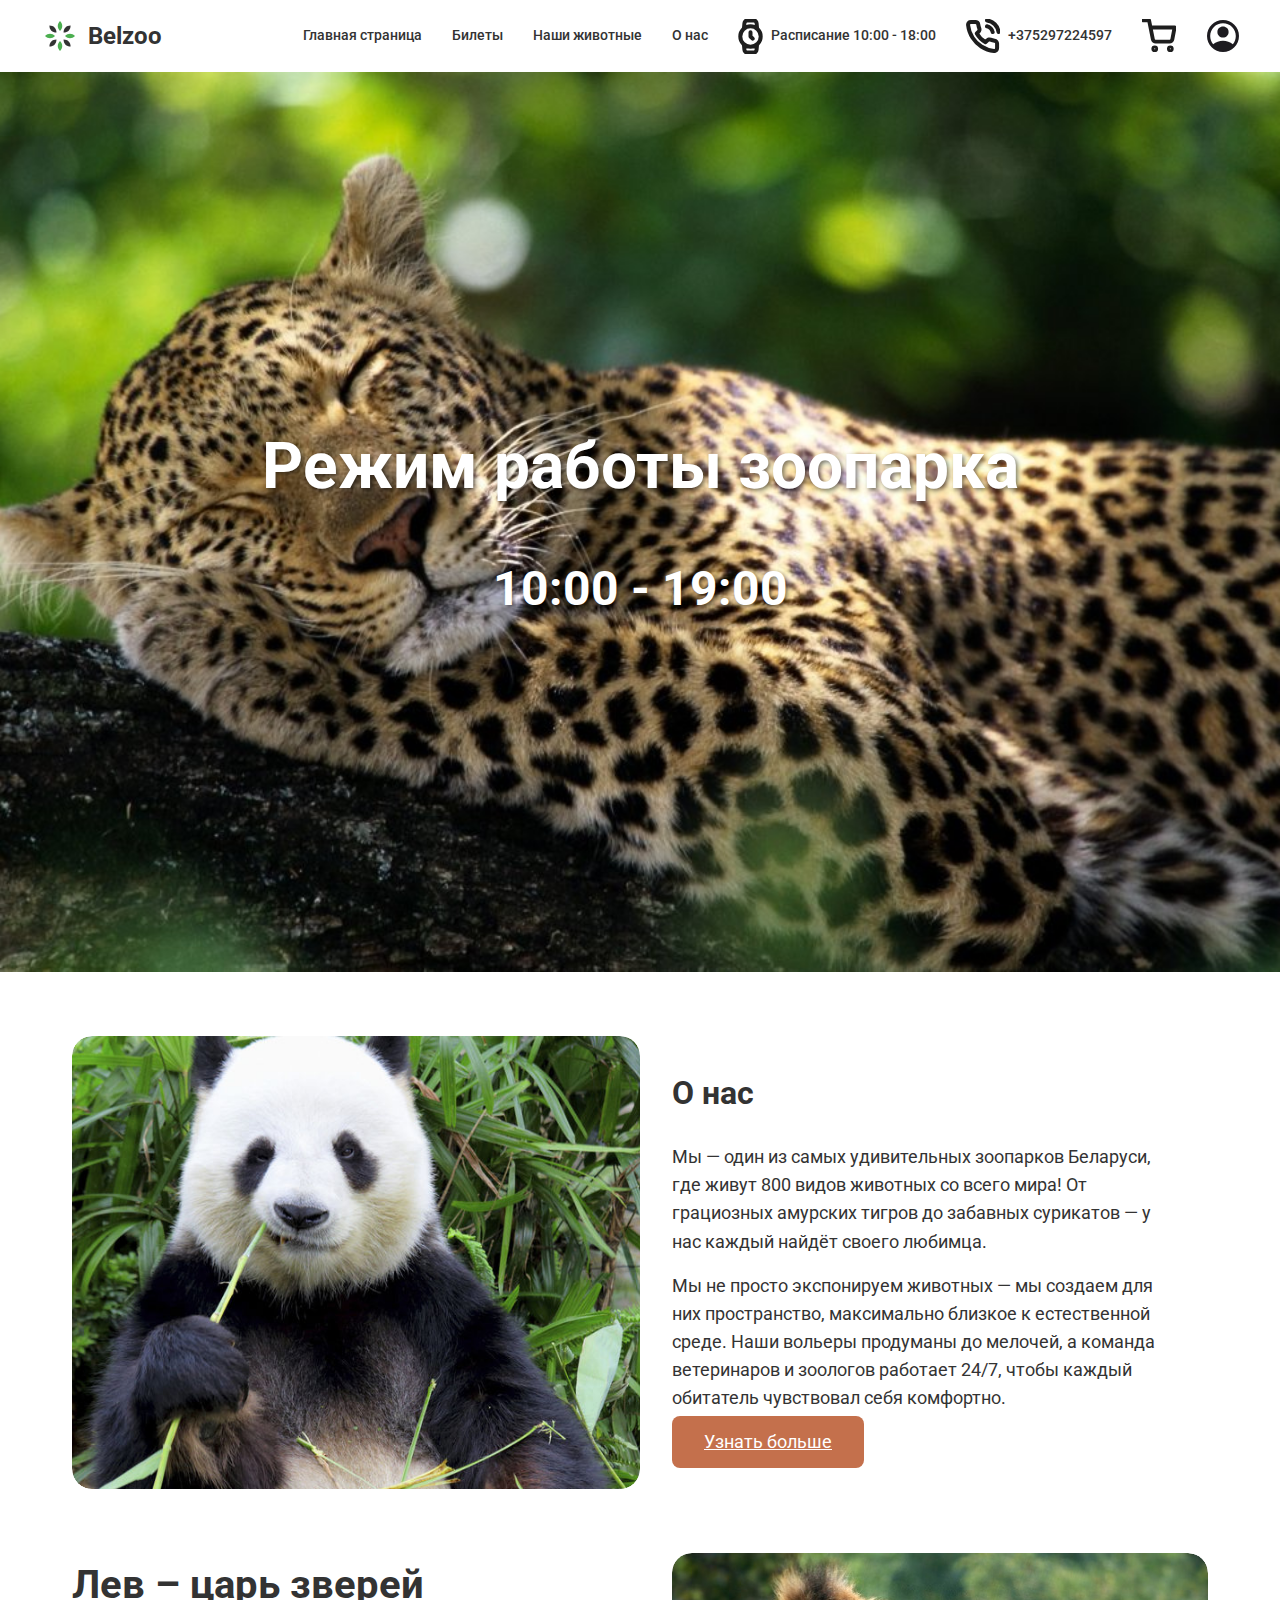
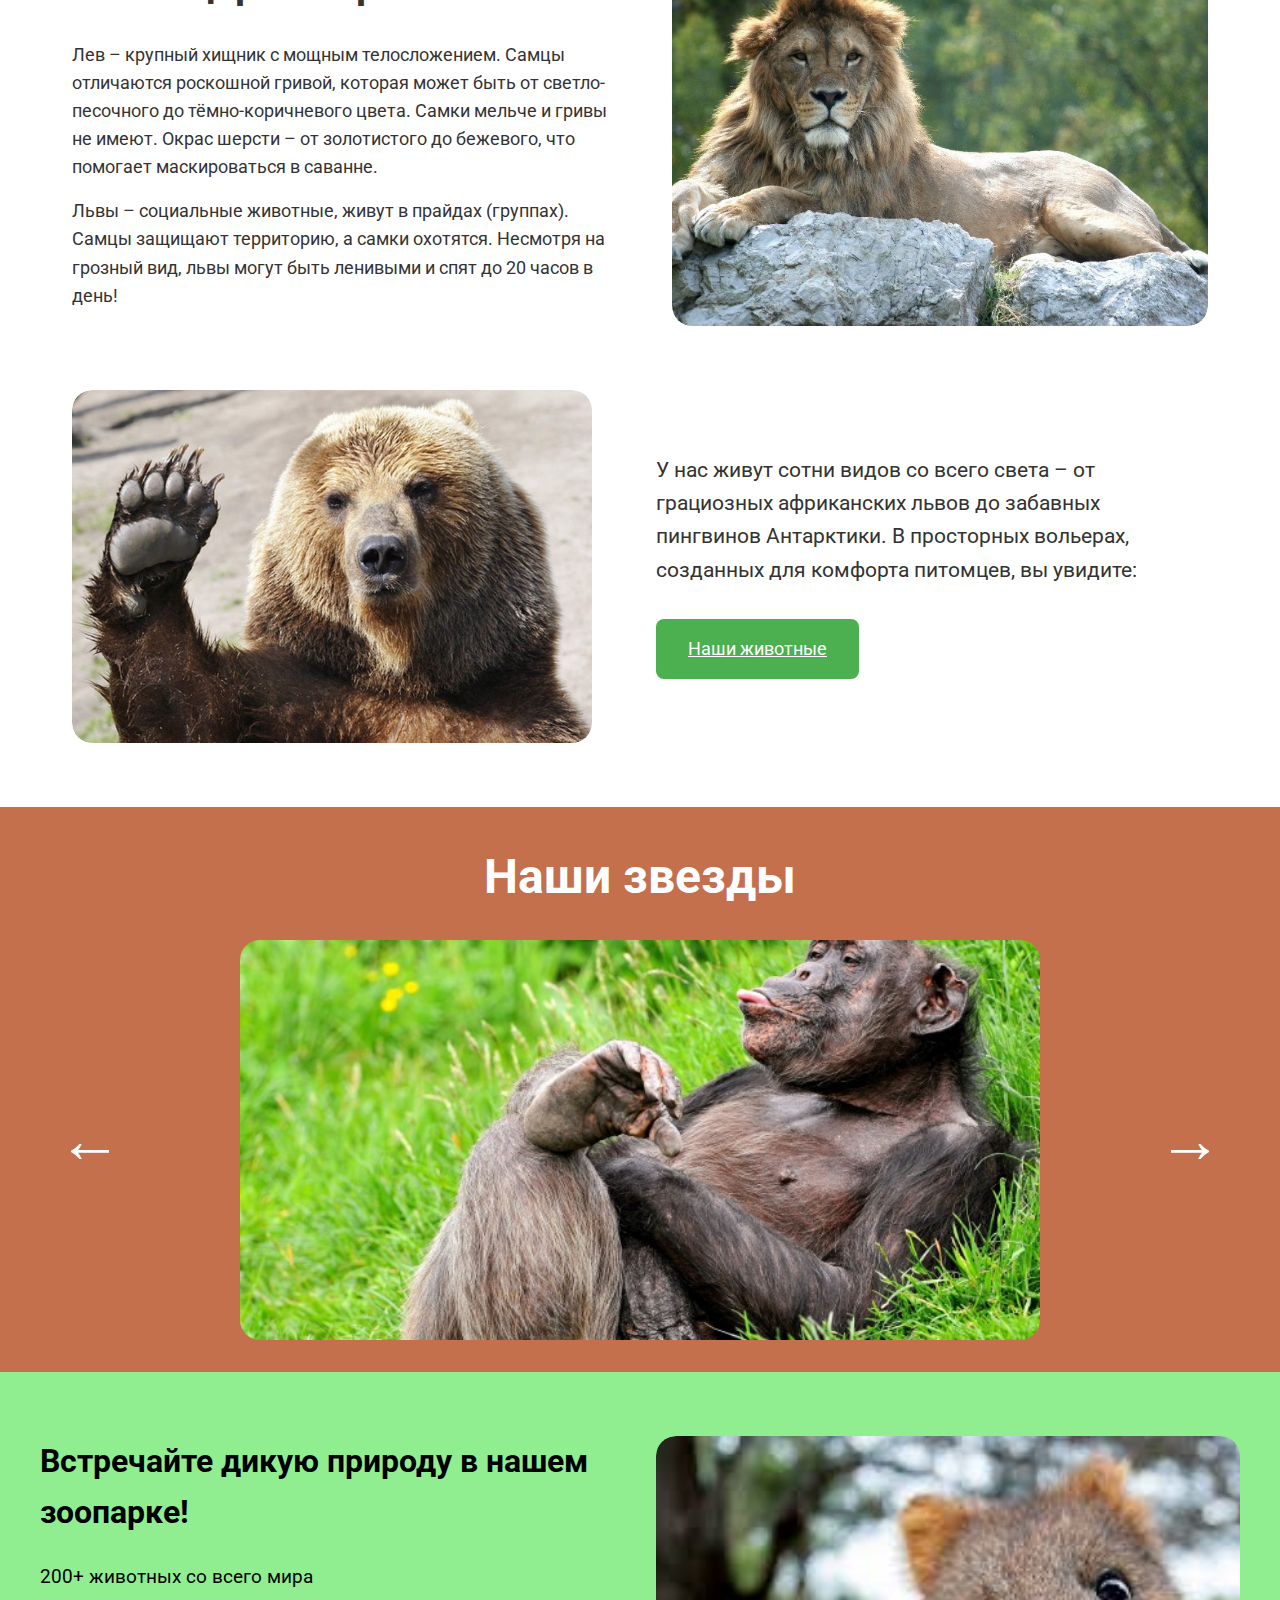
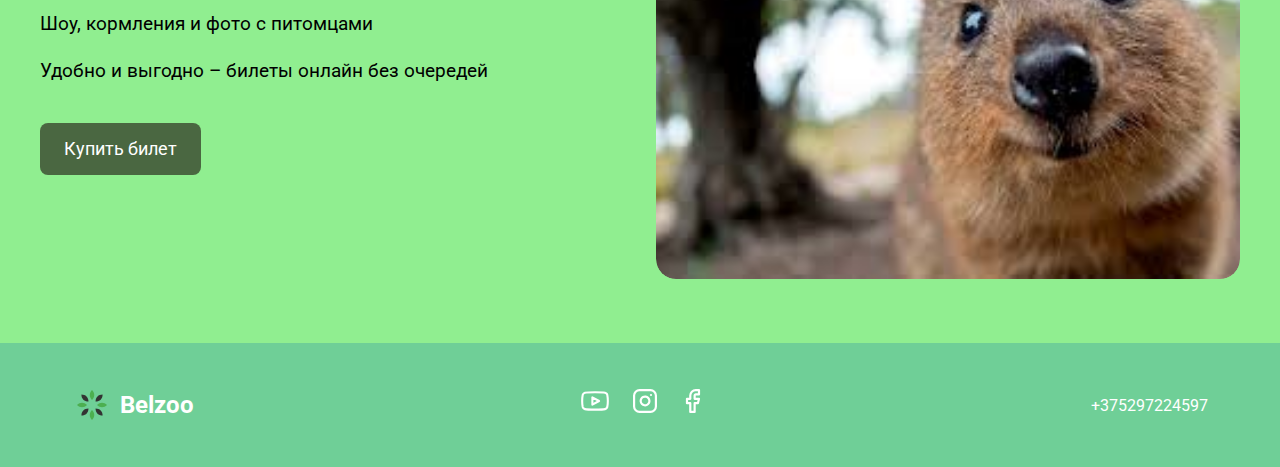
<file: index.html>
<!DOCTYPE html>
<html lang="ru">
<head>
    <meta charset="UTF-8">
    <meta name="viewport" content="width=device-width, initial-scale=1.0">
    <title>Belzoo - Главная</title>
    <link rel="stylesheet" href="css/main.css">
    <link href="https://fonts.googleapis.com/css2?family=Roboto:wght@400;500;700&display=swap" rel="stylesheet">
</head>
<body>
    <header>
        <nav class="main-nav">
            <div class="logo">
                <img src="images/logo.svg" alt="Belzoo Logo">
            </div>
            <button class="burger-menu" aria-label="Меню">
                <span></span>
                <span></span>
                <span></span>
            </button>
            <div class="nav-links">
                <a href="index.html" class="home-link">Главная страница</a>
                <a href="tickets.html" class="tickets-link">Билеты</a>
                <a href="animals.html" class="animals-link">Наши животные</a>
                <a href="about.html" class="about-link">О нас</a>
                <a href="#" class="schedule-link">
                    <img src="images/Icon.svg" alt="Часы">
                    Расписание 10:00 - 18:00
                </a>
                <a href="#" class="phone-link">
                    <img src="images/telephon.svg" alt="Телефон">
                    +375297224597
                </a>
                <a href="cart.html" class="cart-link">
                    <img src="images/korzina.svg" alt="Корзина">
                </a>
                <a href="register.html" class="profile-link">
                    <img src="images/profil.svg" alt="Профиль">
                </a>
            </div>
        </nav>
    </header>

    <!-- Модальное меню для бургер-меню -->
    <div class="burger-overlay" id="burgerOverlay">
        <div class="burger-modal">
            <div class="modal-header">
                <div class="logo">
                    <img src="images/logo.svg" alt="Belzoo Logo">
                </div>
                <button class="close-burger" aria-label="Закрыть меню">&times;</button>
            </div>
            <div class="modal-nav-links">
                <a href="index.html" class="home-link">Главная страница</a>
                <a href="tickets.html" class="tickets-link">Билеты</a>
                <a href="animals.html" class="animals-link">Наши животные</a>
                <a href="about.html" class="about-link">О нас</a>
                <a href="#" class="schedule-link">
                    <img src="images/Icon.svg" alt="Часы">
                    Расписание 10:00 - 18:00
                </a>
                <a href="#" class="phone-link">
                    <img src="images/telephon.svg" alt="Телефон">
                    +375297224597
                </a>
                <a href="cart.html" class="cart-link">
                    <img src="images/korzina.svg" alt="Корзина">
                </a>
                <a href="register.html" class="profile-link">
                    <img src="images/profil.svg" alt="Профиль">
                </a>
            </div>
        </div>
    </div>

    <main>
        <section class="hero">
            <h1>Режим работы зоопарка</h1>
            <div class="time">10:00 - 19:00</div>
        </section>

        <section class="about">
            <div class="about-card">
                <div class="about-image">
                    <img src="images/panda2.jpg" alt="Панда">
                </div>
                <div class="about-content">
                    <h2>О нас</h2>
                    <p>Мы — один из самых удивительных зоопарков Беларуси, где живут 800 видов животных со всего мира! От грациозных амурских тигров до забавных сурикатов — у нас каждый найдёт своего любимца.</p>
                    <p>Мы не просто экспонируем животных — мы создаем для них пространство, максимально близкое к естественной среде. Наши вольеры продуманы до мелочей, а команда ветеринаров и зоологов работает 24/7, чтобы каждый обитатель чувствовал себя комфортно.</p>
                    <a href="about.html" class="learn-more">Узнать больше</a>
                </div>
            </div>
        </section>

        <section class="lion-section">
            <div class="lion-card">
                <div class="lion-content">
                    <h2>Лев – царь зверей</h2>
                    <p>Лев – крупный хищник с мощным телосложением. Самцы отличаются роскошной гривой, которая может быть от светло-песочного до тёмно-коричневого цвета. Самки мельче и гривы не имеют. Окрас шерсти – от золотистого до бежевого, что помогает маскироваться в саванне.</p>
                    <p>Львы – социальные животные, живут в прайдах (группах). Самцы защищают территорию, а самки охотятся. Несмотря на грозный вид, львы могут быть ленивыми и спят до 20 часов в день!</p>
                </div>
                <div class="lion-image">
                    <img src="images/lion.jpg" alt="Лев">
                </div>
            </div>
        </section>

        <section class="bear-section">
            <div class="bear-card">
                <div class="bear-image">
                    <img src="images/медведь.jpg" alt="Медведь">
                </div>
                <div class="bear-content">
                    <p>У нас живут сотни видов со всего света – от грациозных африканских львов до забавных пингвинов Антарктики. В просторных вольерах, созданных для комфорта питомцев, вы увидите:</p>
                    <a href="animals.html" class="animals-btn">Наши животные</a>
                </div>
            </div>
        </section>

        <section class="our-stars">
            <h2>Наши звезды</h2>
            <div class="stars-slider">
                <button class="slider-arrow left"></button>
                <div class="slider-content">
                    <img src="images/funny/fun1.jpg" alt="Фото животного 1">
                </div>
                <button class="slider-arrow right"></button>
            </div>
        </section>

        <section class="zoo-info">
            <div class="zoo-info-container">
                
                <div class="zoo-content">
                    <div class="zoo-text">
                        <h2>Встречайте дикую природу в нашем зоопарке!</h2>
                        <p>200+ животных со всего мира</p>
                        <p>Шоу, кормления и фото с питомцами</p>
                        <p>Удобно и выгодно – билеты онлайн без очередей</p>
                        <a href="tickets.html" class="buy-ticket">Купить билет</a>
                    </div>
                </div>

                <div class="zoo-image">
                    <img src="images/hoaka.jpeg" alt="Хоака">
                </div>
            </div>
        </section>
    </main>

    <footer>
        <div class="footer-content">
            <div class="footer-logo">
                <a href="#" class="logo">
                    <img src="images/logo.svg" alt="Belzoo Logo">
                </a>
            </div>
            <div class="social-links">
                <a href="#" aria-label="YouTube">
                    <img src="images/tube.svg" alt="YouTube">
                </a>
                <a href="#" aria-label="Instagram">
                    <img src="images/insta.svg" alt="Instagram">
                </a>
                <a href="#" aria-label="Facebook">
                    <img src="images/facebook.svg" alt="Facebook">
                </a>
            </div>
            <div class="footer-phone">
                <span>+375297224597</span>
            </div>
        </div>
    </footer>

    <script src="js/main.js"></script>
    <script src="js/burger.js"></script>
</body>
</html>
</file>
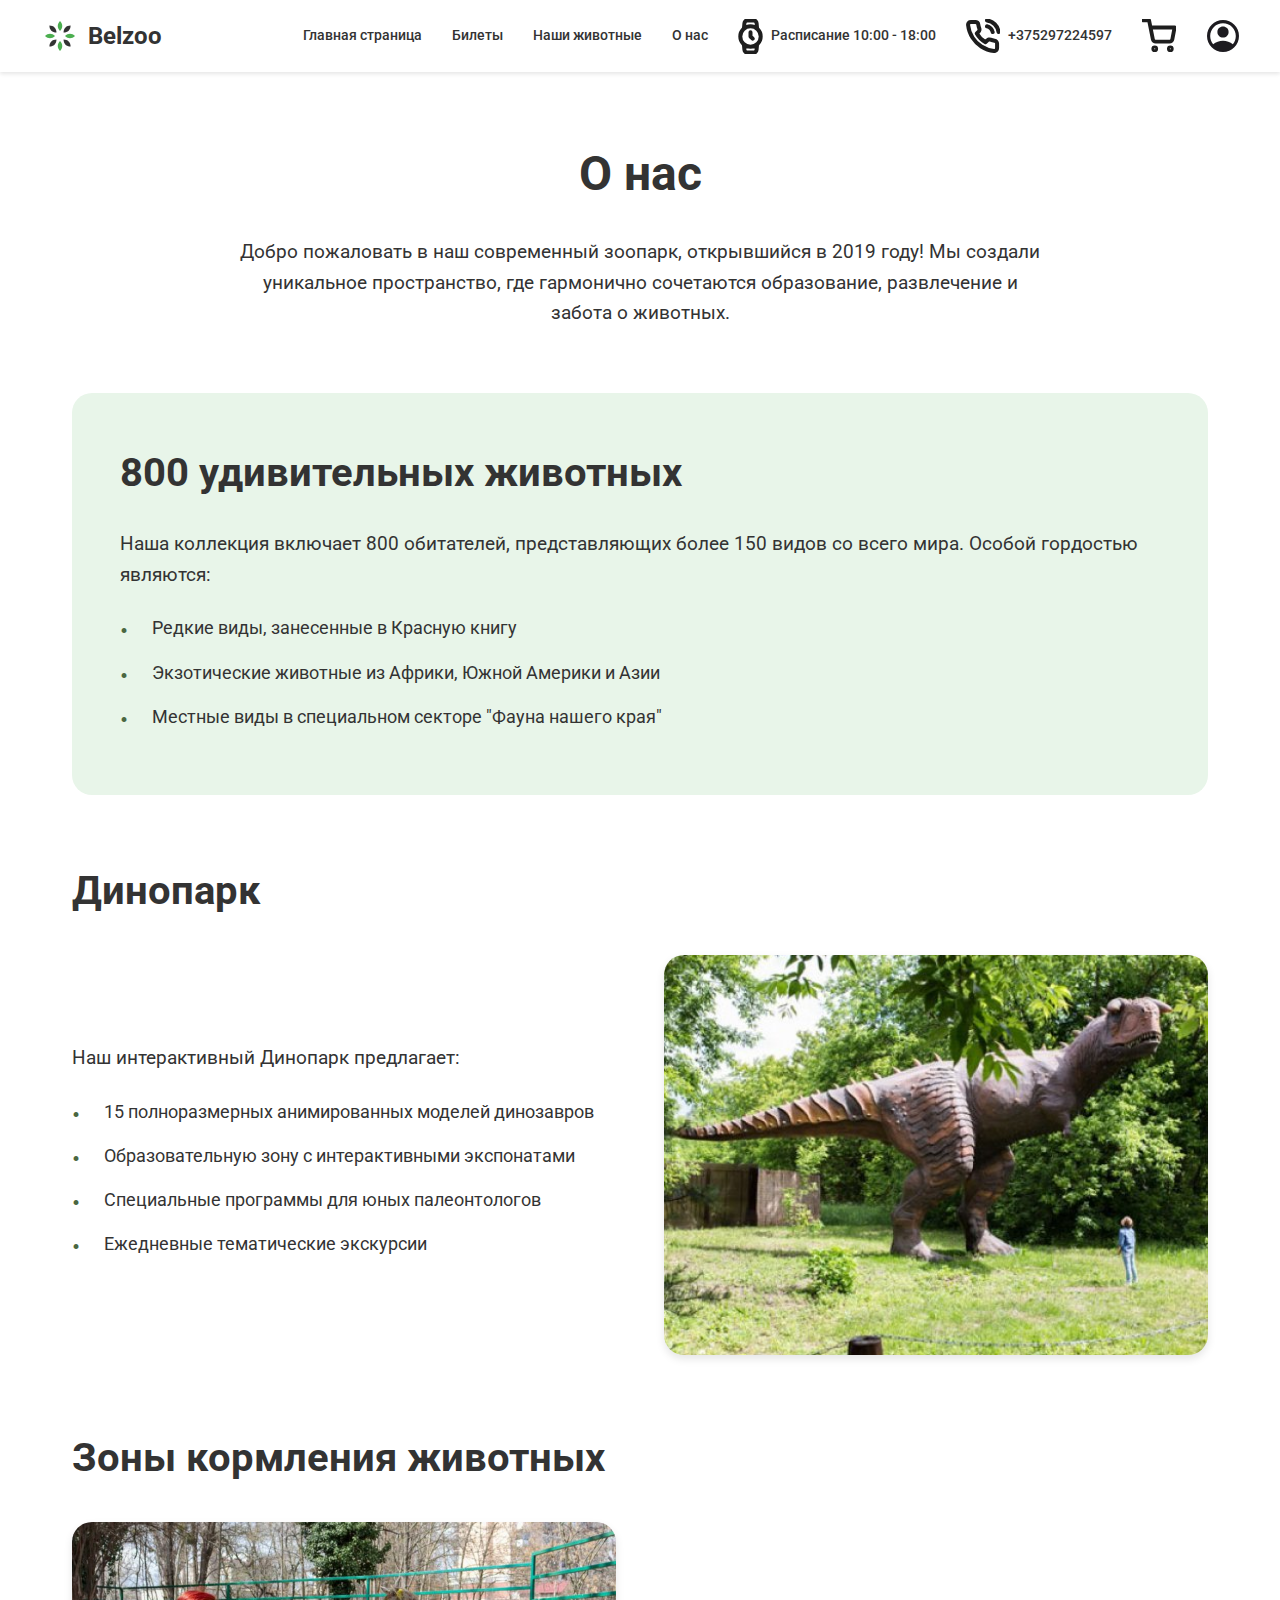
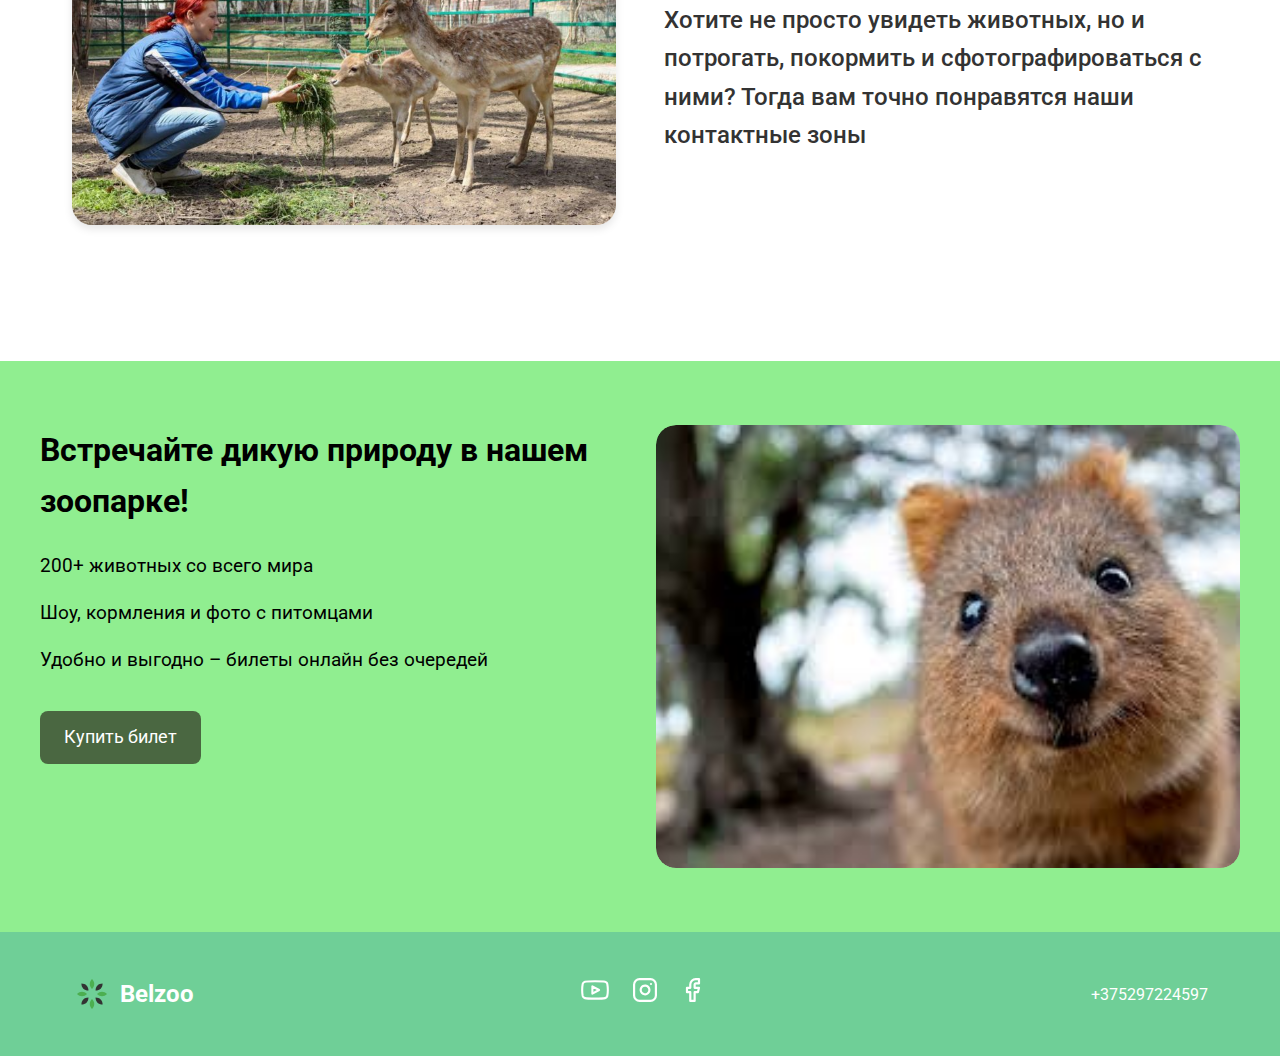
<file: about.html>
<!DOCTYPE html>
<html lang="ru">
<head>
    <meta charset="UTF-8">
    <meta name="viewport" content="width=device-width, initial-scale=1.0">
    <title>Belzoo - О нас</title>
    <link rel="stylesheet" href="css/main.css">
    <link href="https://fonts.googleapis.com/css2?family=Roboto:wght@400;500;700&display=swap" rel="stylesheet">
</head>
<body>
    <header>
        <nav class="main-nav">
            <div class="logo">
                <img src="images/logo.svg" alt="Belzoo Logo">
            </div>
            <button class="burger-menu" aria-label="Меню">
                <span></span>
                <span></span>
                <span></span>
            </button>
            <div class="nav-links">
                <a href="index.html" class="home-link">Главная страница</a>
                <a href="tickets.html" class="tickets-link">Билеты</a>
                <a href="animals.html" class="animals-link">Наши животные</a>
                <a href="about.html" class="about-link">О нас</a>
                <a href="#" class="schedule-link">
                    <img src="images/Icon.svg" alt="Часы">
                    Расписание 10:00 - 18:00
                </a>
                <a href="#" class="phone-link">
                    <img src="images/telephon.svg" alt="Телефон">
                    +375297224597
                </a>
                <a href="cart.html" class="cart-link">
                    <img src="images/korzina.svg" alt="Корзина">
                </a>
                <a href="register.html" class="profile-link">
                    <img src="images/profil.svg" alt="Профиль">
                </a>
            </div>
        </nav>
    </header>

    <!-- Модальное меню для бургер-меню -->
    <div class="burger-overlay" id="burgerOverlay">
        <div class="burger-modal">
            <div class="modal-header">
                <div class="logo">
                    <img src="images/logo.svg" alt="Belzoo Logo">
                </div>
                <button class="close-burger" aria-label="Закрыть меню">&times;</button>
            </div>
            <div class="modal-nav-links">
                <a href="index.html" class="home-link">Главная страница</a>
                <a href="tickets.html" class="tickets-link">Билеты</a>
                <a href="animals.html" class="animals-link">Наши животные</a>
                <a href="about.html" class="about-link">О нас</a>
                <a href="#" class="schedule-link">
                    <img src="images/Icon.svg" alt="Часы">
                    Расписание 10:00 - 18:00
                </a>
                <a href="#" class="phone-link">
                    <img src="images/telephon.svg" alt="Телефон">
                    +375297224597
                </a>
                <a href="cart.html" class="cart-link">
                    <img src="images/korzina.svg" alt="Корзина">
                </a>
                <a href="register.html" class="profile-link">
                    <img src="images/profil.svg" alt="Профиль">
                </a>
            </div>
        </div>
    </div>

    <main>
        <section class="about-page">
            <div class="about-header">
                <div class="about-title">
                    <h1>О нас</h1>
                    <p>Добро пожаловать в наш современный зоопарк, открывшийся в 2019 году! Мы создали уникальное пространство, где гармонично сочетаются образование, развлечение и забота о животных.</p>
                </div>
            </div>

            <div class="animals-count">
                <h2>800 удивительных животных</h2>
                <p>Наша коллекция включает 800 обитателей, представляющих более 150 видов со всего мира. Особой гордостью являются:</p>
                <ul>
                    <li>Редкие виды, занесенные в Красную книгу</li>
                    <li>Экзотические животные из Африки, Южной Америки и Азии</li>
                    <li>Местные виды в специальном секторе "Фауна нашего края"</li>
                </ul>
            </div>

            <div class="dinopark">
                <h2>Динопарк</h2>
                <div class="dinopark-content">
                    <div class="dinopark-text">
                        <p>Наш интерактивный Динопарк предлагает:</p>
                        <ul>
                            <li>15 полноразмерных анимированных моделей динозавров</li>
                            <li>Образовательную зону с интерактивными экспонатами</li>
                            <li>Специальные программы для юных палеонтологов</li>
                            <li>Ежедневные тематические экскурсии</li>
                        </ul>
                    </div>
                    <div class="dinopark-image">
                        <img src="images/dino.jpg" alt="Динозавр в парке">
                    </div>
                </div>
            </div>

            <div class="feeding-zones">
                <h2>Зоны кормления животных</h2>
                <div class="feeding-content">
                    <div class="feeding-image">
                        <img src="images/кормят.jpg" alt="Кормление животных">
                    </div>
                    <div class="feeding-text">
                        <p>Хотите не просто увидеть животных, но и потрогать, покормить и сфотографироваться с ними? Тогда вам точно понравятся наши контактные зоны</p>
                    </div>
                </div>
            </div>
        </section>

        <section class="zoo-info">
            <div class="zoo-info-container">
                
                <div class="zoo-content">
                    <div class="zoo-text">
                        <h2>Встречайте дикую природу в нашем зоопарке!</h2>
                        <p>200+ животных со всего мира</p>
                        <p>Шоу, кормления и фото с питомцами</p>
                        <p>Удобно и выгодно – билеты онлайн без очередей</p>
                        <a href="tickets.html" class="buy-ticket">Купить билет</a>
                    </div>
                </div>
                <div class="zoo-image">
                    <img src="images/hoaka.jpeg" alt="Hoaka">
                </div>
            </div>
        </section>
    </main>

    <footer>
        <div class="footer-content">
            <div class="footer-logo">
                <a href="#" class="logo">
                    <img src="images/logo.svg" alt="Belzoo Logo">
                </a>
            </div>
            <div class="social-links">
                <a href="#" aria-label="YouTube">
                    <img src="images/tube.svg" alt="YouTube">
                </a>
                <a href="#" aria-label="Instagram">
                    <img src="images/insta.svg" alt="Instagram">
                </a>
                <a href="#" aria-label="Facebook">
                    <img src="images/facebook.svg" alt="Facebook">
                </a>
            </div>
            <div class="footer-phone">
                <span>+375297224597</span>
            </div>
        </div>
    </footer>

    <script src="js/main.js"></script>
    <script src="js/burger.js"></script>
</body>
</html>
</file>
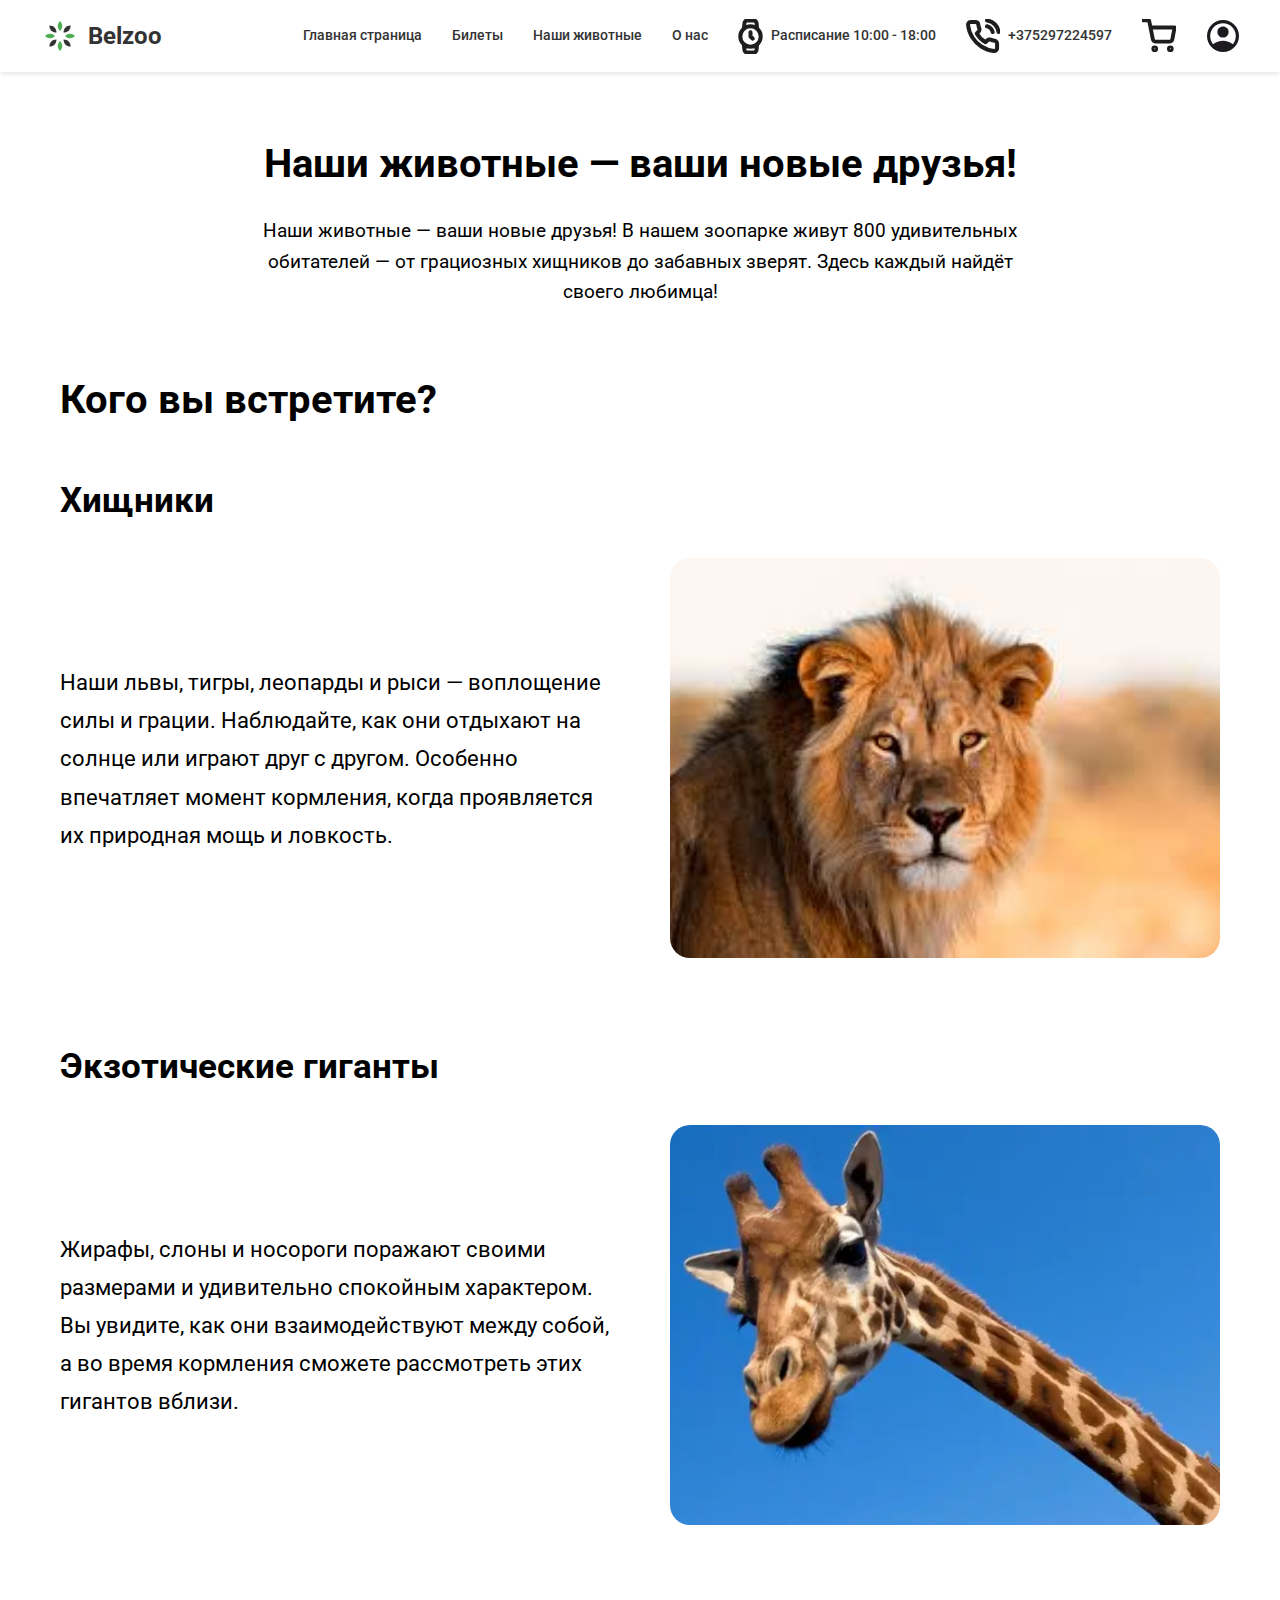
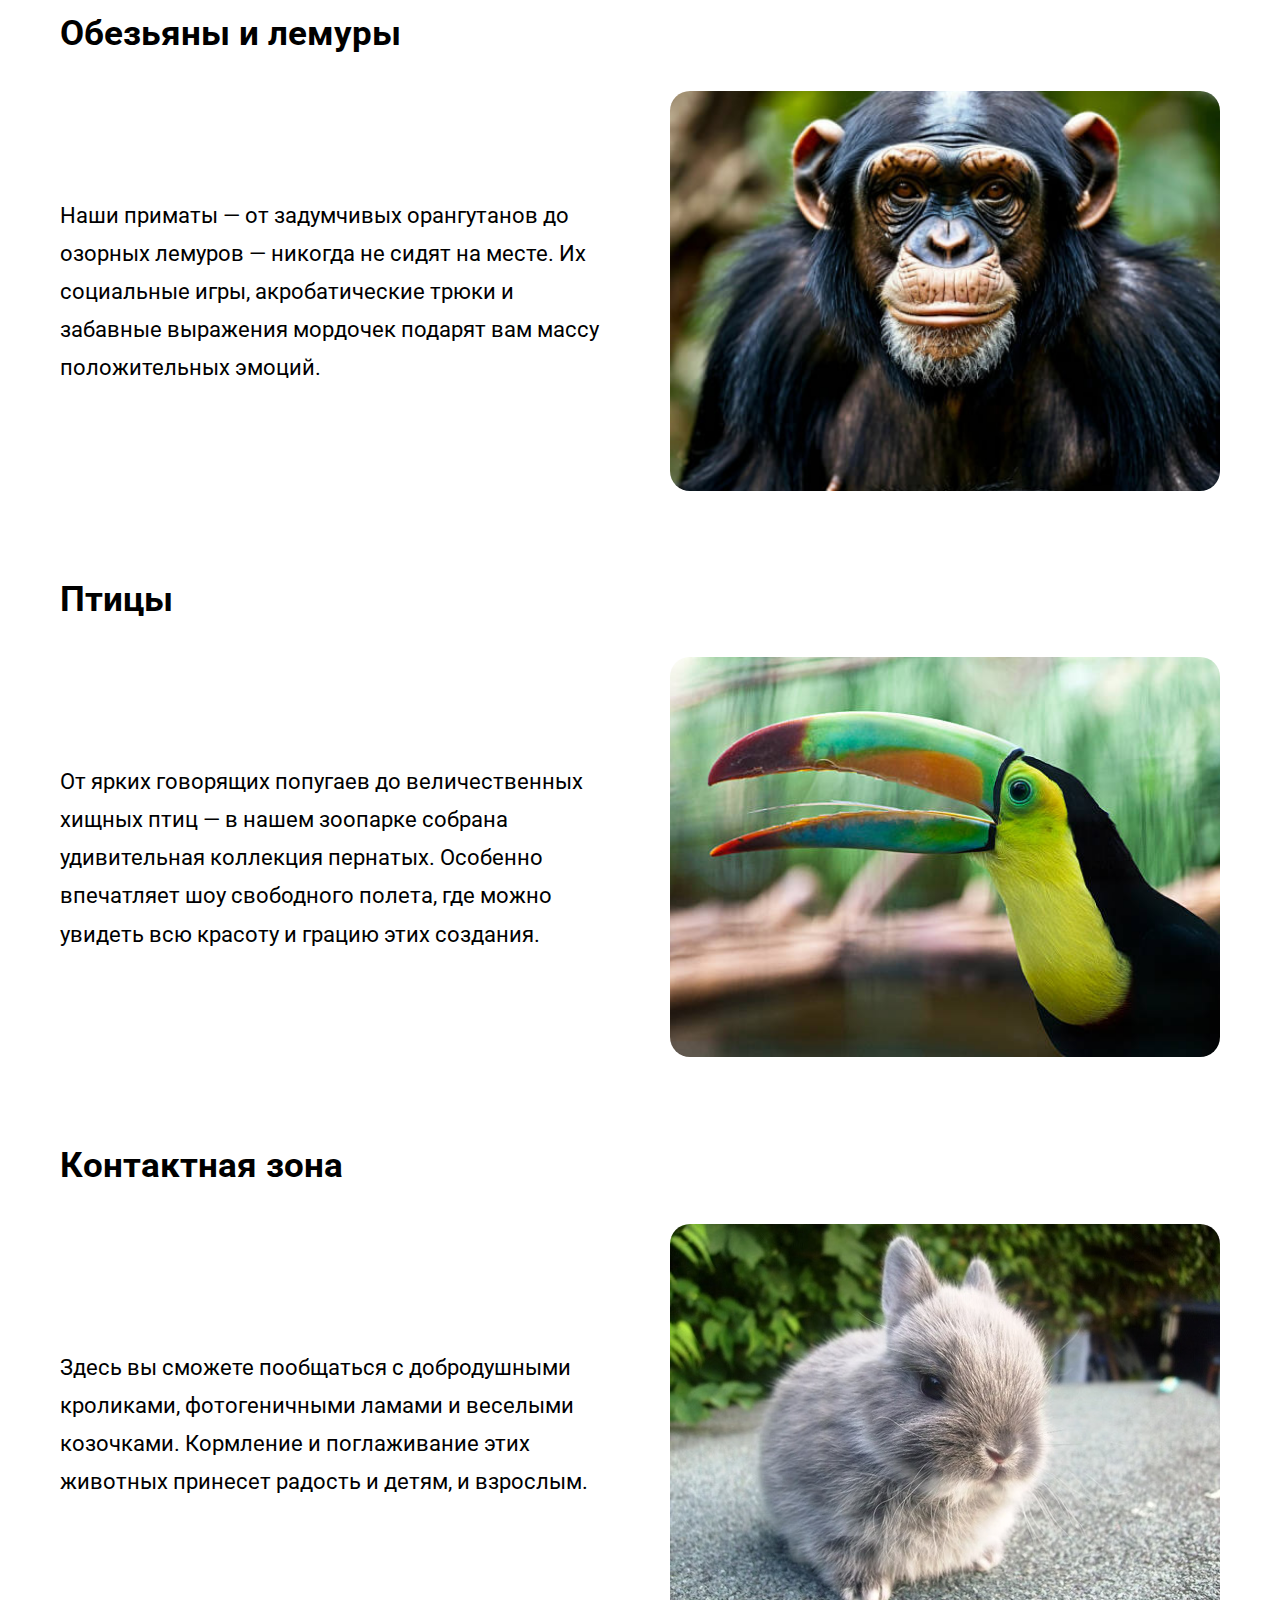
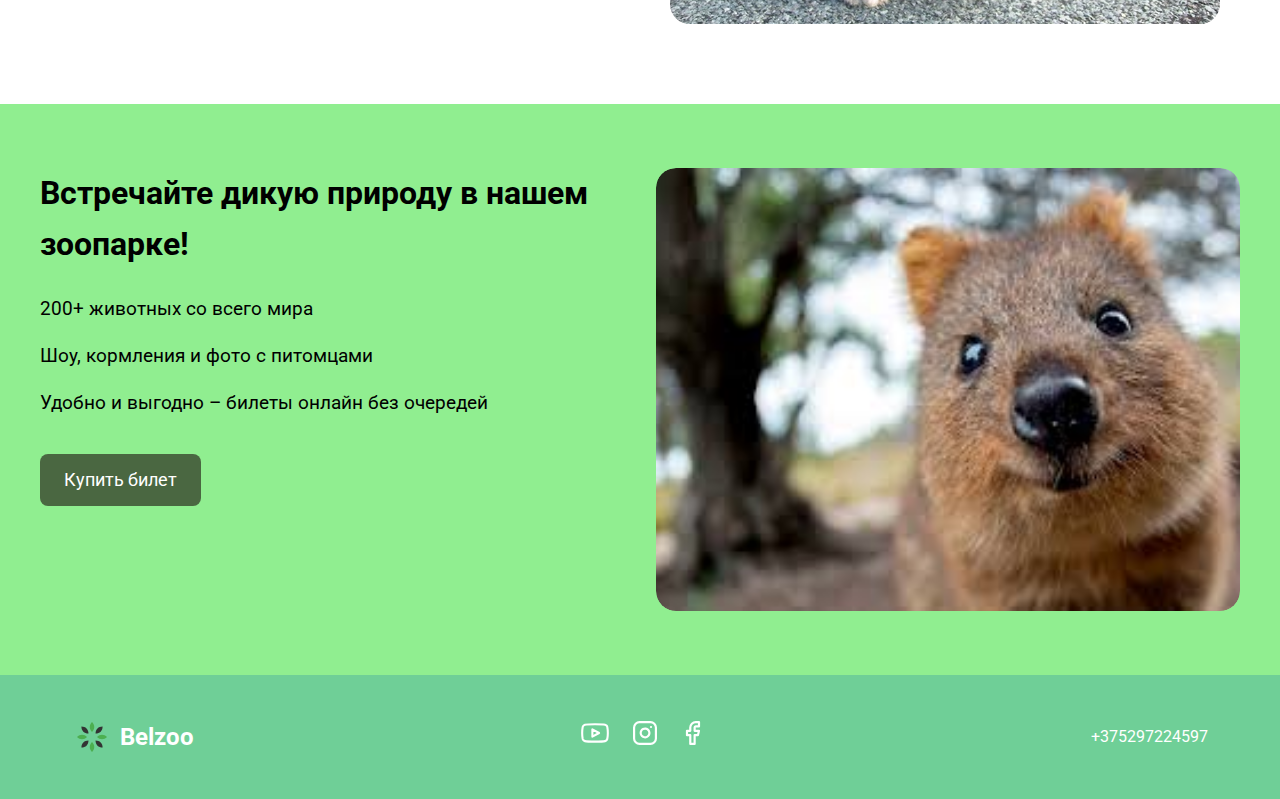
<file: animals.html>
<!DOCTYPE html>
<html lang="ru">
<head>
    <meta charset="UTF-8">
    <meta name="viewport" content="width=device-width, initial-scale=1.0">
    <title>Belzoo - Наши животные</title>
    <link rel="stylesheet" href="css/main.css">
    <link href="https://fonts.googleapis.com/css2?family=Roboto:wght@400;500;700&display=swap" rel="stylesheet">
</head>
<body>
    <header>
        <nav class="main-nav">
            <div class="logo">
                <img src="images/logo.svg" alt="Belzoo Logo">
            </div>
            <button class="burger-menu" aria-label="Меню">
                <span></span>
                <span></span>
                <span></span>
            </button>
            <div class="nav-links">
                <a href="index.html" class="home-link">Главная страница</a>
                <a href="tickets.html" class="tickets-link">Билеты</a>
                <a href="animals.html" class="animals-link">Наши животные</a>
                <a href="about.html" class="about-link">О нас</a>
                <a href="#" class="schedule-link">
                    <img src="images/Icon.svg" alt="Часы">
                    Расписание 10:00 - 18:00
                </a>
                <a href="#" class="phone-link">
                    <img src="images/telephon.svg" alt="Телефон">
                    +375297224597
                </a>
                <a href="cart.html" class="cart-link">
                    <img src="images/korzina.svg" alt="Корзина">
                </a>
                <a href="register.html" class="profile-link">
                    <img src="images/profil.svg" alt="Профиль">
                </a>
            </div>
        </nav>
    </header>

    <!-- Модальное меню для бургер-меню -->
    <div class="burger-overlay" id="burgerOverlay">
        <div class="burger-modal">
            <div class="modal-header">
                <div class="logo">
                    <img src="images/logo.svg" alt="Belzoo Logo">
                </div>
                <button class="close-burger" aria-label="Закрыть меню">&times;</button>
            </div>
            <div class="modal-nav-links">
                <a href="index.html" class="home-link">Главная страница</a>
                <a href="tickets.html" class="tickets-link">Билеты</a>
                <a href="animals.html" class="animals-link">Наши животные</a>
                <a href="about.html" class="about-link">О нас</a>
                <a href="#" class="schedule-link">
                    <img src="images/Icon.svg" alt="Часы">
                    Расписание 10:00 - 18:00
                </a>
                <a href="#" class="phone-link">
                    <img src="images/telephon.svg" alt="Телефон">
                    +375297224597
                </a>
                <a href="cart.html" class="cart-link">
                    <img src="images/korzina.svg" alt="Корзина">
                </a>
                <a href="register.html" class="profile-link">
                    <img src="images/profil.svg" alt="Профиль">
                </a>
            </div>
        </div>
    </div>

    <main>
        <section class="animals-intro">
            <h1>Наши животные — ваши новые друзья!</h1>
            <p id="animals-intro-text"></p>
        </section>

        <section class="animals-categories">
            <div class="category predators">
                <h2>Кого вы встретите?</h2>
                <h3>Хищники</h3>
                <div class="category-content">
                    <div class="category-text">
                        <p id="predators-text"></p>
                    </div>
                    <div class="category-image">
                        <img src="page3/lion.jpeg" alt="Лев">
                    </div>
                </div>
            </div>

            <div class="category exotic-giants">
                <h3>Экзотические гиганты</h3>
                <div class="category-content">
                    <div class="category-text">
                        <p id="giants-text"></p>
                    </div>
                    <div class="category-image">
                        <img src="page3/jiraf.webp" alt="Жираф">
                    </div>
                </div>
            </div>

            <div class="category primates">
                <h3>Обезьяны и лемуры</h3>
                <div class="category-content">
                    <div class="category-text">
                        <p id="primates-text"></p>
                    </div>
                    <div class="category-image">
                        <img src="page3/monkey2.jpeg" alt="Обезьяна">
                    </div>
                </div>
            </div>

            <div class="category birds">
                <h3>Птицы</h3>
                <div class="category-content">
                    <div class="category-text">
                        <p id="birds-text"></p>
                    </div>
                    <div class="category-image">
                        <img src="page3/tukan.jpg" alt="Тукан">
                    </div>
                </div>
            </div>

            <div class="category contact-zone">
                <h3>Контактная зона</h3>
                <div class="category-content">
                    <div class="category-text">
                        <p id="contact-text"></p>
                    </div>
                    <div class="category-image">
                        <img src="page3/krolik.jpg" alt="Кролик">
                    </div>
                </div>
            </div>
        </section>

        <section class="zoo-info">
            <div class="zoo-info-container">
                
                <div class="zoo-content">
                    <div class="zoo-text">
                        <h2>Встречайте дикую природу в нашем зоопарке!</h2>
                        <p>200+ животных со всего мира</p>
                        <p>Шоу, кормления и фото с питомцами</p>
                        <p>Удобно и выгодно – билеты онлайн без очередей</p>
                        <a href="tickets.html" class="buy-ticket">Купить билет</a>
                    </div>
                </div>
                <div class="zoo-image">
                    <img src="images/hoaka.jpeg" alt="Hoaka">
                </div>
            </div>
        </section>
    </main>

    <footer>
        <div class="footer-content">
            <div class="footer-logo">
                <a href="#" class="logo">
                    <img src="images/logo.svg" alt="Belzoo Logo">
                </a>
            </div>
            <div class="social-links">
                <a href="#" aria-label="YouTube">
                    <img src="images/tube.svg" alt="YouTube">
                </a>
                <a href="#" aria-label="Instagram">
                    <img src="images/insta.svg" alt="Instagram">
                </a>
                <a href="#" aria-label="Facebook">
                    <img src="images/facebook.svg" alt="Facebook">
                </a>
            </div>
            <div class="footer-phone">
                <span>+375297224597</span>
            </div>
        </div>
    </footer>

    <script src="js/main.js"></script>
    <script src="js/burger.js"></script>
    <script>
    document.addEventListener('DOMContentLoaded', function() {
        fetch('data/animals_text.xml')
            .then(response => response.text())
            .then(str => (new window.DOMParser()).parseFromString(str, "text/xml"))
            .then(data => {
                document.getElementById('animals-intro-text').textContent = data.querySelector('intro').textContent;
                document.getElementById('predators-text').textContent = data.querySelector('predators').textContent;
                document.getElementById('giants-text').textContent = data.querySelector('giants').textContent;
                document.getElementById('primates-text').textContent = data.querySelector('primates').textContent;
                document.getElementById('birds-text').textContent = data.querySelector('birds').textContent;
                document.getElementById('contact-text').textContent = data.querySelector('contact').textContent;
            })
            .catch(() => {
                document.getElementById('animals-intro-text').textContent = 'Ошибка загрузки информации о животных.';
            });
    });
    </script>
</body> 
</html>
</file>
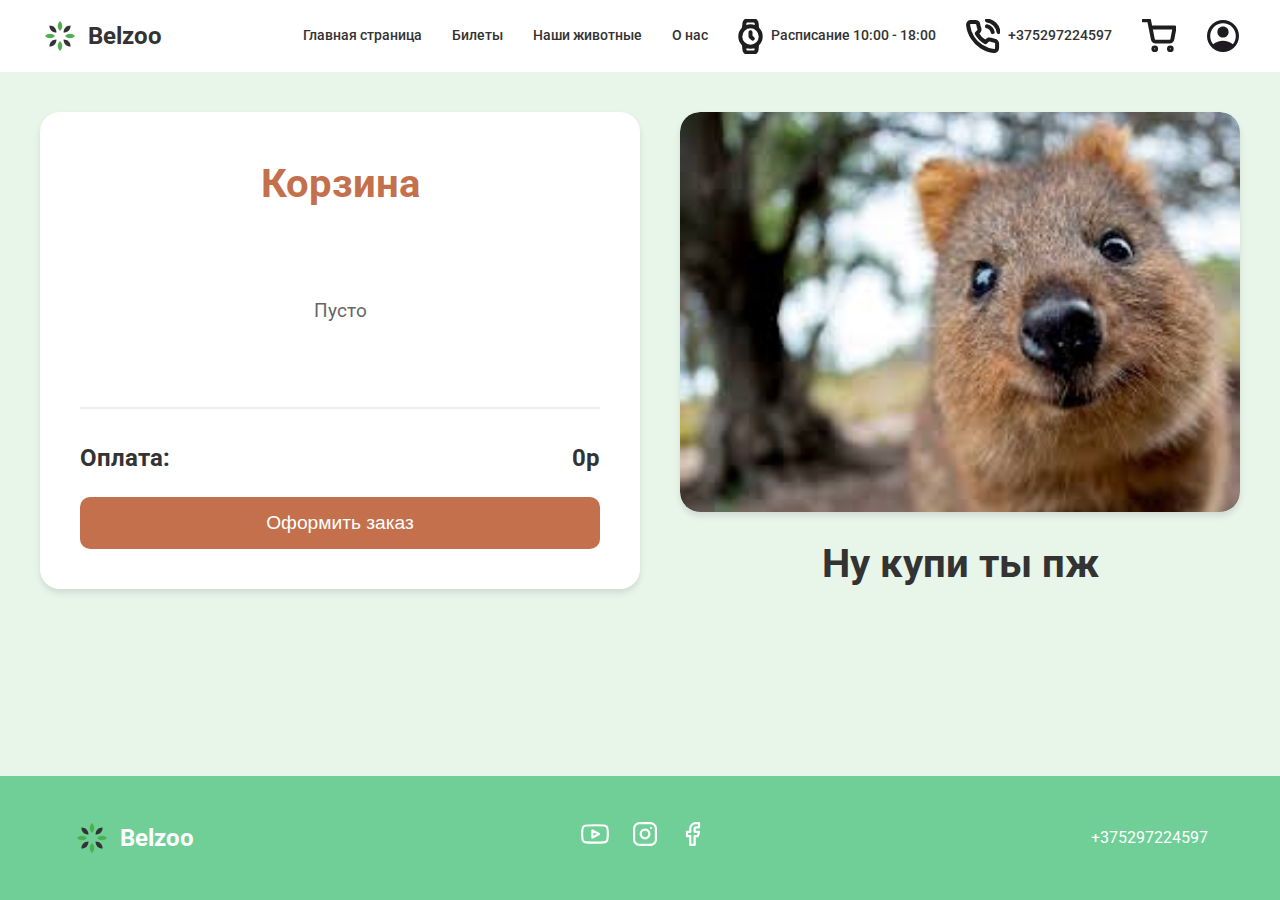
<file: cart.html>
<!DOCTYPE html>
<html lang="ru">
<head>
    <meta charset="UTF-8">
    <meta name="viewport" content="width=device-width, initial-scale=1.0">
    <title>Belzoo - Корзина</title>
    <link rel="stylesheet" href="css/main.css">
    <link href="https://fonts.googleapis.com/css2?family=Roboto:wght@400;500;700&display=swap" rel="stylesheet">
</head>
<body>
    <header>
        <nav class="main-nav">
            <div class="logo">
                <img src="images/logo.svg" alt="Belzoo Logo">
            </div>
            <button class="burger-menu" aria-label="Меню">
                <span></span>
                <span></span>
                <span></span>
            </button>
            <div class="nav-links">
                <a href="index.html" class="home-link">Главная страница</a>
                <a href="tickets.html" class="tickets-link">Билеты</a>
                <a href="animals.html" class="animals-link">Наши животные</a>
                <a href="about.html" class="about-link">О нас</a>
                <a href="#" class="schedule-link">
                    <img src="images/Icon.svg" alt="Часы">
                    Расписание 10:00 - 18:00
                </a>
                <a href="#" class="phone-link">
                    <img src="images/telephon.svg" alt="Телефон">
                    +375297224597
                </a>
                <a href="cart.html" class="cart-link">
                    <img src="images/korzina.svg" alt="Корзина">
                </a>
                <a href="register.html" class="profile-link">
                    <img src="images/profil.svg" alt="Профиль">
                </a>
            </div>
        </nav>
    </header>

    <!-- Модальное меню для бургер-меню -->
    <div class="burger-overlay" id="burgerOverlay">
        <div class="burger-modal">
            <div class="modal-header">
                <div class="logo">
                    <img src="images/logo.svg" alt="Belzoo Logo">
                </div>
                <button class="close-burger" aria-label="Закрыть меню">&times;</button>
            </div>
            <div class="modal-nav-links">
                <a href="index.html" class="home-link">Главная страница</a>
                <a href="tickets.html" class="tickets-link">Билеты</a>
                <a href="animals.html" class="animals-link">Наши животные</a>
                <a href="about.html" class="about-link">О нас</a>
                <a href="#" class="schedule-link">
                    <img src="images/Icon.svg" alt="Часы">
                    Расписание 10:00 - 18:00
                </a>
                <a href="#" class="phone-link">
                    <img src="images/telephon.svg" alt="Телефон">
                    +375297224597
                </a>
                <a href="cart.html" class="cart-link">
                    <img src="images/korzina.svg" alt="Корзина">
                </a>
                <a href="register.html" class="profile-link">
                    <img src="images/profil.svg" alt="Профиль">
                </a>
            </div>
        </div>
    </div>

    <main class="cart-page">
        <div class="cart-layout">
            <div class="cart-container">
                <h1>Корзина</h1>
                <div class="cart-items" id="cartItems">
                    <!-- Cart items will be added here dynamically -->
                </div>
                <div class="cart-summary">
                    <div class="total">
                        <span>Оплата:</span>
                        <span class="total-amount">0р</span>
                    </div>
                    <button class="checkout-btn">Оформить заказ</button>
                </div>
            </div>
            <div class="cart-side">
                <div class="cart-image">
                    <img src="images/hoaka.jpeg" alt="Hoaka">
                </div>
                <p class="hoaka-text">Ну купи ты пж</p>
            </div>
        </div>
    </main>

    <footer>
        <div class="footer-content">
            <div class="footer-logo">
                <a href="#" class="logo">
                    <img src="images/logo.svg" alt="Belzoo Logo">
                </a>
            </div>
            <div class="social-links">
                <a href="#" aria-label="YouTube">
                    <img src="images/tube.svg" alt="YouTube">
                </a>
                <a href="#" aria-label="Instagram">
                    <img src="images/insta.svg" alt="Instagram">
                </a>
                <a href="#" aria-label="Facebook">
                    <img src="images/facebook.svg" alt="Facebook">
                </a>
            </div>
            <div class="footer-phone">
                <span>+375297224597</span>
            </div>
        </div>
    </footer>

    <script src="js/cart.js"></script>
    <script src="js/burger.js"></script>
    <script>
        // Инициализируем отображение корзины при загрузке страницы
        document.addEventListener('DOMContentLoaded', updateCartDisplay);
    </script>
</body>
</html>
</file>
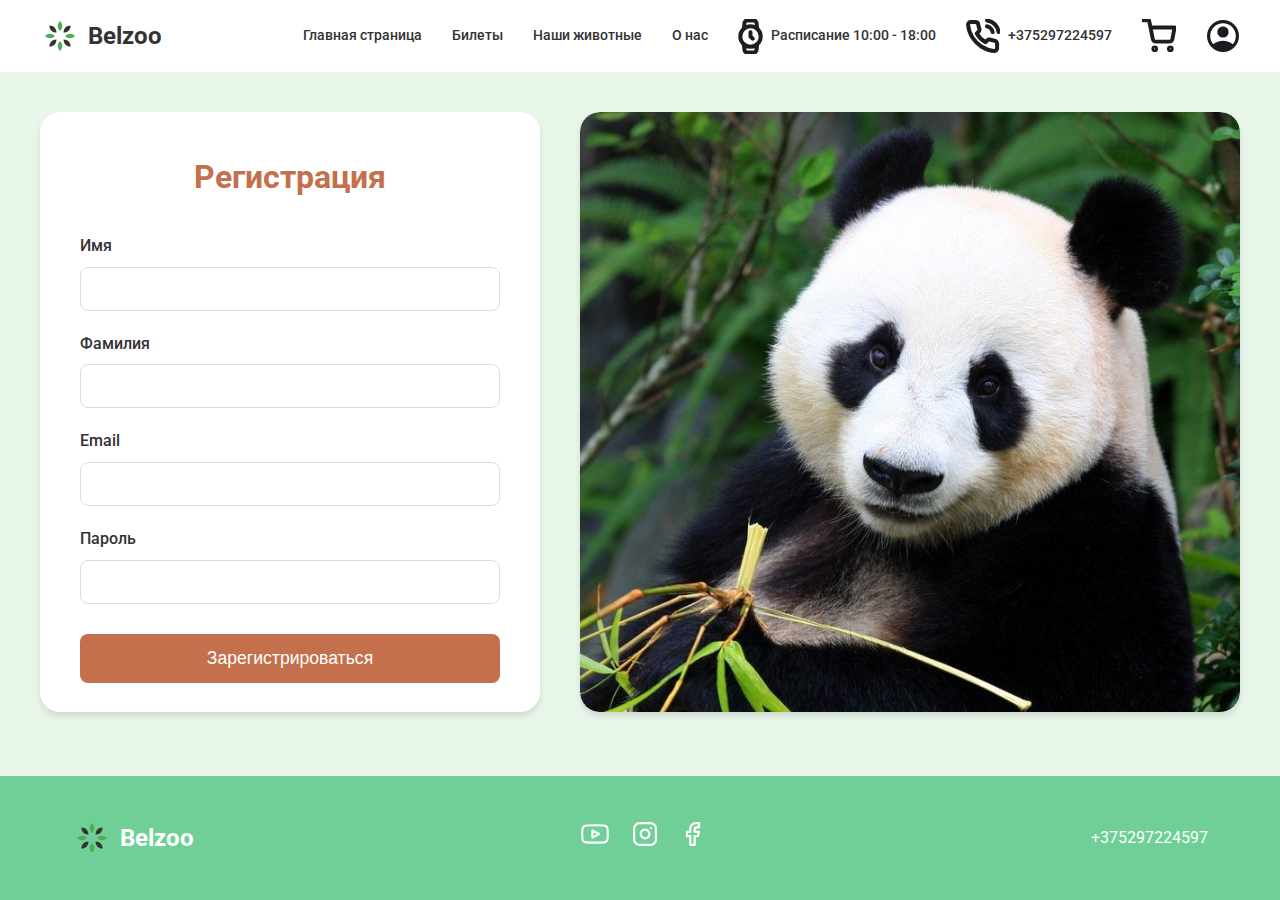
<file: register.html>
<!DOCTYPE html>
<html lang="ru">
<head>
    <meta charset="UTF-8">
    <meta name="viewport" content="width=device-width, initial-scale=1.0">
    <title>Belzoo - Регистрация</title>
    <link rel="stylesheet" href="css/main.css">
    <link href="https://fonts.googleapis.com/css2?family=Roboto:wght@400;500;700&display=swap" rel="stylesheet">
</head>
<body>
    <header>
        <nav class="main-nav">
            <div class="logo">
                <img src="images/logo.svg" alt="Belzoo Logo">
            </div>
            <button class="burger-menu" aria-label="Меню">
                <span></span>
                <span></span>
                <span></span>
            </button>
            <div class="nav-links">
                <a href="index.html" class="home-link">Главная страница</a>
                <a href="tickets.html" class="tickets-link">Билеты</a>
                <a href="animals.html" class="animals-link">Наши животные</a>
                <a href="about.html" class="about-link">О нас</a>
                <a href="#" class="schedule-link">
                    <img src="images/Icon.svg" alt="Часы">
                    Расписание 10:00 - 18:00
                </a>
                <a href="#" class="phone-link">
                    <img src="images/telephon.svg" alt="Телефон">
                    +375297224597
                </a>
                <a href="cart.html" class="cart-link">
                    <img src="images/korzina.svg" alt="Корзина">
                </a>
                <a href="register.html" class="profile-link">
                    <img src="images/profil.svg" alt="Профиль">
                </a>
            </div>
        </nav>
    </header>

    <!-- Модальное меню для бургер-меню -->
    <div class="burger-overlay" id="burgerOverlay">
        <div class="burger-modal">
            <div class="modal-header">
                <div class="logo">
                    <img src="images/logo.svg" alt="Belzoo Logo">
                </div>
                <button class="close-burger" aria-label="Закрыть меню">&times;</button>
            </div>
            <div class="modal-nav-links">
                <a href="index.html" class="home-link">Главная страница</a>
                <a href="tickets.html" class="tickets-link">Билеты</a>
                <a href="animals.html" class="animals-link">Наши животные</a>
                <a href="about.html" class="about-link">О нас</a>
                <a href="#" class="schedule-link">
                    <img src="images/Icon.svg" alt="Часы">
                    Расписание 10:00 - 18:00
                </a>
                <a href="#" class="phone-link">
                    <img src="images/telephon.svg" alt="Телефон">
                    +375297224597
                </a>
                <a href="cart.html" class="cart-link">
                    <img src="images/korzina.svg" alt="Корзина">
                </a>
                <a href="register.html" class="profile-link">
                    <img src="images/profil.svg" alt="Профиль">
                </a>
            </div>
        </div>
    </div>

    <main class="register-page">
        <div class="register-layout">
            <div class="register-container">
                <h1>Регистрация</h1>
                <form class="register-form">
                    <div class="form-group">
                        <label for="name">Имя</label>
                        <input type="text" id="name" name="name" required>
                    </div>
                    <div class="form-group">
                        <label for="surname">Фамилия</label>
                        <input type="text" id="surname" name="surname" required>
                    </div>
                    <div class="form-group">
                        <label for="email">Email</label>
                        <input type="email" id="email" name="email" required>
                    </div>
                    <div class="form-group">
                        <label for="password">Пароль</label>
                        <input type="password" id="password" name="password" required>
                    </div>
                    <button type="submit" class="register-btn">Зарегистрироваться</button>
                </form>
            </div>
            <div class="register-image">
                <img src="images/panda.jpg" alt="Панда">
            </div>
        </div>
    </main>

    <footer>
        <div class="footer-content">
            <div class="footer-logo">
                <a href="#" class="logo">
                    <img src="images/logo.svg" alt="Belzoo Logo">
                </a>
            </div>
            <div class="social-links">
                <a href="#" aria-label="YouTube">
                    <img src="images/tube.svg" alt="YouTube">
                </a>
                <a href="#" aria-label="Instagram">
                    <img src="images/insta.svg" alt="Instagram">
                </a>
                <a href="#" aria-label="Facebook">
                    <img src="images/facebook.svg" alt="Facebook">
                </a>
            </div>
            <div class="footer-phone">
                <span>+375297224597</span>
            </div>
        </div>
    </footer>

    <script src="js/main.js"></script>
    <script src="js/burger.js"></script>
</body>
</html>
</file>
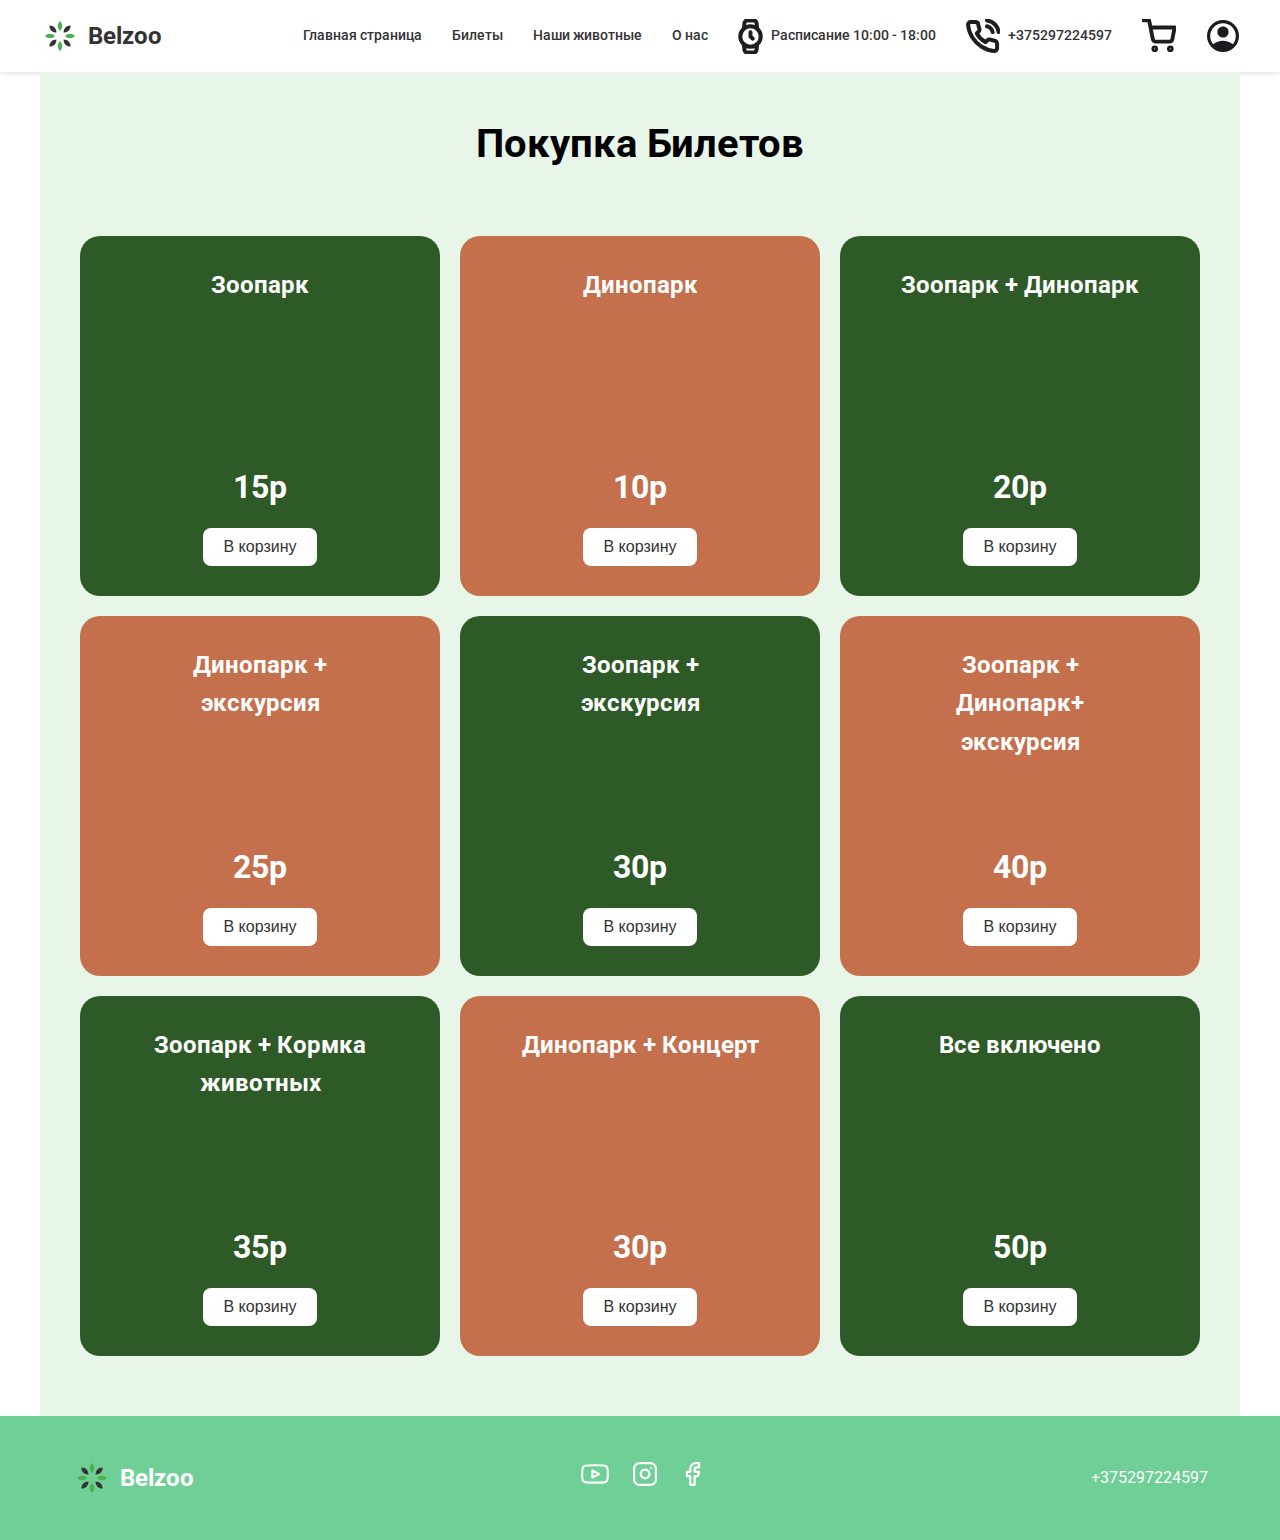
<file: tickets.html>
<!DOCTYPE html>
<html lang="ru">
<head>
    <meta charset="UTF-8">
    <meta name="viewport" content="width=device-width, initial-scale=1.0">
    <title>Belzoo - Билеты</title>
    <link rel="stylesheet" href="css/main.css">
    <link href="https://fonts.googleapis.com/css2?family=Roboto:wght@400;500;700&display=swap" rel="stylesheet">
</head>
<body>
    <header>
        <nav class="main-nav">
            <div class="logo">
                <img src="images/logo.svg" alt="Belzoo Logo">
            </div>
            <button class="burger-menu" aria-label="Меню">
                <span></span>
                <span></span>
                <span></span>
            </button>
            <div class="nav-links">
                <a href="index.html" class="home-link">Главная страница</a>
                <a href="tickets.html" class="tickets-link">Билеты</a>
                <a href="animals.html" class="animals-link">Наши животные</a>
                <a href="about.html" class="about-link">О нас</a>
                <a href="#" class="schedule-link">
                    <img src="images/Icon.svg" alt="Часы">
                    Расписание 10:00 - 18:00
                </a>
                <a href="#" class="phone-link">
                    <img src="images/telephon.svg" alt="Телефон">
                    +375297224597
                </a>
                <a href="cart.html" class="cart-link">
                    <img src="images/korzina.svg" alt="Корзина">
                </a>
                <a href="register.html" class="profile-link">
                    <img src="images/profil.svg" alt="Профиль">
                </a>
            </div>
        </nav>
    </header>

    <!-- Модальное меню для бургер-меню -->
    <div class="burger-overlay" id="burgerOverlay">
        <div class="burger-modal">
            <div class="modal-header">
                <div class="logo">
                    <img src="images/logo.svg" alt="Belzoo Logo">
                </div>
                <button class="close-burger" aria-label="Закрыть меню">&times;</button>
            </div>
            <div class="modal-nav-links">
                <a href="index.html" class="home-link">Главная страница</a>
                <a href="tickets.html" class="tickets-link">Билеты</a>
                <a href="animals.html" class="animals-link">Наши животные</a>
                <a href="about.html" class="about-link">О нас</a>
                <a href="#" class="schedule-link">
                    <img src="images/Icon.svg" alt="Часы">
                    Расписание 10:00 - 18:00
                </a>
                <a href="#" class="phone-link">
                    <img src="images/telephon.svg" alt="Телефон">
                    +375297224597
                </a>
                <a href="cart.html" class="cart-link">
                    <img src="images/korzina.svg" alt="Корзина">
                </a>
                <a href="register.html" class="profile-link">
                    <img src="images/profil.svg" alt="Профиль">
                </a>
            </div>
        </div>
    </div>

    <main class="tickets-page">
        <h1>Покупка Билетов</h1>
        <div class="tickets-grid" id="ticketsContainer">
            <!-- Tickets will be added here -->
        </div>
    </main>

    <footer>
        <div class="footer-content">
            <div class="footer-logo">
                <a href="#" class="logo">
                    <img src="images/logo.svg" alt="Belzoo Logo">
                </a>
            </div>
            <div class="social-links">
                <a href="#" aria-label="YouTube">
                    <img src="images/tube.svg" alt="YouTube">
                </a>
                <a href="#" aria-label="Instagram">
                    <img src="images/insta.svg" alt="Instagram">
                </a>
                <a href="#" aria-label="Facebook">
                    <img src="images/facebook.svg" alt="Facebook">
                </a>
            </div>
            <div class="footer-phone">
                <span>+375297224597</span>
            </div>
        </div>
    </footer>

    <script src="js/cart.js"></script>
    <script src="js/burger.js"></script>
    <script>
        const tickets = [
            { name: 'Зоопарк', price: '15', color: 'green' },
            { name: 'Динопарк', price: '10', color: 'orange' },
            { name: 'Зоопарк + Динопарк', price: '20', color: 'green' },
            { name: 'Динопарк + экскурсия', price: '25', color: 'orange' },
            { name: 'Зоопарк + экскурсия', price: '30', color: 'green' },
            { name: 'Зоопарк + Динопарк+ экскурсия', price: '40', color: 'orange' },
            { name: 'Зоопарк + Кормка животных', price: '35', color: 'green' },
            { name: 'Динопарк + Концерт', price: '30', color: 'orange' },
            { name: 'Все включено', price: '50', color: 'green' }
        ];

        const ticketsContainer = document.getElementById('ticketsContainer');
        
        tickets.forEach(ticket => {
            const ticketElement = document.createElement('div');
            ticketElement.className = `ticket-card ${ticket.color}`;
            
            ticketElement.innerHTML = `
                <h3>${ticket.name}</h3>
                <div>
                    <p class="price">${ticket.price}р</p>
                    <button class="add-to-cart-btn" onclick="addToCart('${ticket.name}', '${ticket.price}')">В корзину</button>
                </div>
            `;
            
            ticketsContainer.appendChild(ticketElement);
        });
    </script>
</body>
</html>
</file>
<file: css/main.css>
@charset "UTF-8";
/* Базовые стили */
* {
  margin: 0;
  padding: 0;
  box-sizing: border-box;
}

html {
  height: 100%;
}

body {
  font-family: "Roboto", sans-serif;
  line-height: 1.6;
  color: #333;
  min-height: 100vh;
  display: flex;
  flex-direction: column;
}

main, .cart-page {
  flex: 1 0 auto;
}

/* Стили для header */
header {
  background-color: white;
  padding: 1rem 2rem;
  box-shadow: 0 2px 4px rgba(0, 0, 0, 0.1);
}

.main-nav {
  display: flex;
  justify-content: space-between;
  align-items: center;
  max-width: 1200px;
  margin: 0 auto;
}

.nav-links {
  display: flex;
  align-items: center;
  gap: 30px;
}

.nav-links .home-link {
  color: #333;
  text-decoration: none;
  font-weight: 500;
  transition: color 0.3s ease;
}

.nav-links .home-link:hover {
  color: #4A6741;
}

.nav-links .tickets-link {
  color: #333;
  text-decoration: none;
  font-weight: 500;
  font-size: 0.9rem;
  transition: color 0.3s ease;
}

.nav-links .tickets-link:hover {
  color: #4A6741;
}

.nav-links a {
  text-decoration: none;
  color: #333;
  font-size: 0.9rem;
}

.nav-links .animals-link {
  color: #333;
  text-decoration: none;
  font-weight: 500;
  font-size: 0.9rem;
  background: none;
  border-radius: 0;
  padding: 0;
  transition: color 0.3s ease;
}

.nav-links .animals-link:hover {
  color: #4A6741;
  background: none;
}

.nav-links .about-link {
  color: #333;
  text-decoration: none;
  font-weight: 500;
  font-size: 0.9rem;
  background: none;
  border-radius: 0;
  padding: 0;
  transition: color 0.3s ease;
}

.nav-links .about-link:hover {
  color: #4A6741;
  background: none;
}

.schedule-link {
  display: flex;
  align-items: center;
  gap: 0.5rem;
  font-size: 1.1rem;
  font-weight: 500;
  cursor: default;
}

.schedule-link img {
  width: 25px;
  height: 35px;
}

.phone-link {
  display: flex;
  align-items: center;
  gap: 0.5rem;
  font-size: 1.1rem;
  font-weight: 500;
  cursor: default;
}

.phone-link img {
  width: 34px;
  height: 34px;
}

.cart-link, .profile-link {
  display: flex;
  align-items: center;
}

.cart-link img, .profile-link img {
  width: 34px;
  height: 34px;
}

.logo {
  display: flex;
  align-items: center;
  gap: 0.5rem;
  font-size: 1.5rem;
  font-weight: bold;
  color: #333;
  cursor: default;
}

.logo img {
  width: 40px;
  height: 40px;
}

.logo::after {
  content: "Belzoo";
}

/* Hero section */
.hero {
  height: 100vh;
  background-image: url("../images/леопард.jpg");
  background-size: cover;
  background-position: center;
  display: flex;
  flex-direction: column;
  justify-content: center;
  align-items: center;
  color: white;
  text-shadow: 2px 2px 4px rgba(0, 0, 0, 0.5);
  position: relative;
}

.hero h1 {
  font-size: 4rem;
  margin-bottom: 2rem;
  text-align: center;
}

.hero .time {
  font-size: 3rem;
  font-weight: bold;
}

/* About section */
.about {
  max-width: 1200px;
  margin: 4rem auto;
  padding: 0 2rem;
}

.about-card {
  display: flex;
  background: white;
  border-radius: 20px;
  overflow: hidden;
}

.about-image {
  flex: 1;
  min-width: 50%;
  border-radius: 20px;
  overflow: hidden;
}

.about-image img {
  width: 100%;
  height: 100%;
  -o-object-fit: cover;
     object-fit: cover;
  border-radius: 20px;
}

.about-content {
  flex: 1;
  padding: 2rem;
}

.about-content h2 {
  font-size: 2rem;
  margin-bottom: 1.5rem;
  color: #333;
}

.about-content p {
  margin-bottom: 1rem;
  font-size: 1.1rem;
  line-height: 1.6;
  color: #333;
}

.learn-more {
  background-color: #C4704C;
  color: white;
  border: none;
  padding: 1rem 2rem;
  border-radius: 8px;
  cursor: pointer;
  font-size: 1.1rem;
  margin-top: 1.5rem;
}

.learn-more:hover {
  background-color: #704012;
}

@media (max-width: 968px) {
  .about-card {
    flex-direction: column;
  }
  .about-image {
    height: 300px;
  }
}
/* Our stars section */
.our-stars {
  background-color: #C4704C;
  padding: 2rem;
  position: relative;
}

.our-stars h2 {
  color: white;
  font-size: 3rem;
  text-align: center;
  margin-bottom: 1.5rem;
  font-weight: bold;
}

.stars-slider {
  position: relative;
  max-width: 1000px;
  margin: 0 auto;
  display: flex;
  align-items: center;
  justify-content: center;
}

.slider-content {
  width: 100%;
  max-width: 800px;
  position: relative;
}

.slider-content img {
  width: 100%;
  height: 400px;
  -o-object-fit: cover;
     object-fit: cover;
  border-radius: 20px;
  display: block;
}

.slider-arrow {
  position: absolute;
  top: 50%;
  transform: translateY(-50%);
  background: none;
  border: none;
  color: white;
  font-size: 4rem;
  cursor: pointer;
  z-index: 2;
  width: 60px;
  height: 60px;
  display: flex;
  align-items: center;
  justify-content: center;
  transition: transform 0.3s ease;
}

.slider-arrow.left {
  left: -80px;
}

.slider-arrow.right {
  right: -80px;
}

.slider-arrow:hover {
  transform: translateY(-50%) scale(1.2);
}

.slider-arrow.left::after {
  content: "←";
}

.slider-arrow.right::after {
  content: "→";
}

@media (max-width: 1200px) {
  .stars-slider {
    max-width: 90%;
  }
  .slider-arrow.left {
    left: -50px;
  }
  .slider-arrow.right {
    right: -50px;
  }
}
@media (max-width: 768px) {
  .our-stars h2 {
    font-size: 2.5rem;
    margin-bottom: 2rem;
  }
  .slider-content img {
    height: 300px;
  }
  .slider-arrow {
    font-size: 2.5rem;
    width: 40px;
    height: 40px;
  }
  .slider-arrow.left {
    left: -30px;
  }
  .slider-arrow.right {
    right: -30px;
  }
}
/* Footer */
footer {
  background-color: #6FCF97;
  color: white;
  padding: 2rem;
  flex-shrink: 0;
}

.footer-content {
  max-width: 1200px;
  margin: 0 auto;
  display: flex;
  justify-content: space-between;
  align-items: center;
  padding: 0 2rem;
}

.footer-content .social-links {
  display: flex;
  gap: 1.5rem;
  align-items: center;
  position: relative;
}

.footer-content .social-links a {
  display: flex;
  align-items: center;
  justify-content: center;
  position: relative;
  top: 12px;
}

.footer-content .social-links a img {
  width: 24px;
  height: 24px;
  transition: transform 0.2s;
  filter: brightness(0) invert(1);
}

.footer-content .social-links a[aria-label=YouTube] img {
  width: 28px;
  height: 28px;
}

.footer-content .social-links a:hover img {
  transform: scale(1.1);
}

.footer-logo {
  display: flex;
  align-items: center;
}

.footer-logo .logo {
  display: flex;
  align-items: center;
  gap: 0.5rem;
  font-size: 1.5rem;
  font-weight: bold;
  color: white;
  text-decoration: none;
}

.footer-logo .logo img {
  width: 40px;
  height: 40px;
}

.footer-logo .logo::after {
  content: "Belzoo";
  color: white;
}

/* Responsive design */
@media (max-width: 768px) {
  .about {
    grid-template-columns: 1fr;
  }
  .nav-links {
    display: none;
  }
  .hero h1 {
    font-size: 2rem;
  }
}
/* Lion section */
.lion-section {
  max-width: 1200px;
  margin: 4rem auto;
  padding: 0 2rem;
}

.lion-card {
  display: flex;
  justify-content: space-between;
  gap: 2rem;
  border-radius: 20px;
  overflow: hidden;
}

.lion-content {
  flex: 1;
  padding-right: 2rem;
}

.lion-content h2 {
  font-size: 2.5rem;
  margin-bottom: 1.5rem;
  color: #333;
  font-weight: bold;
}

.lion-content p {
  font-size: 1.1rem;
  line-height: 1.6;
  margin-bottom: 1rem;
  color: #333;
}

.lion-image {
  flex: 1;
  border-radius: 20px;
  overflow: hidden;
}

.lion-image img {
  width: 100%;
  height: 100%;
  -o-object-fit: cover;
     object-fit: cover;
  border-radius: 20px;
}

@media (max-width: 968px) {
  .lion-card {
    flex-direction: column-reverse;
  }
  .lion-image {
    height: 300px;
  }
  .lion-content {
    padding-right: 0;
  }
}
/* Bear section */
.bear-section {
  max-width: 1200px;
  margin: 4rem auto;
  padding: 0 2rem;
}

.bear-card {
  display: flex;
  gap: 2rem;
  border-radius: 20px;
  overflow: hidden;
}

.bear-image {
  flex: 1;
  border-radius: 20px;
  overflow: hidden;
}

.bear-image img {
  width: 100%;
  height: 100%;
  -o-object-fit: cover;
     object-fit: cover;
  border-radius: 20px;
}

.bear-content {
  flex: 1;
  display: flex;
  flex-direction: column;
  justify-content: center;
  padding: 2rem;
}

.bear-content p {
  font-size: 1.3rem;
  line-height: 1.6;
  margin-bottom: 2rem;
  color: #333;
}

.animals-btn {
  background-color: #4CAF50;
  color: white;
  border: none;
  padding: 1rem 2rem;
  border-radius: 8px;
  cursor: pointer;
  font-size: 1.1rem;
  width: -moz-fit-content;
  width: fit-content;
}

.animals-btn:hover {
  background-color: #3d8b40;
}

@media (max-width: 968px) {
  .bear-card {
    flex-direction: column;
  }
  .bear-image {
    height: 300px;
  }
  .bear-content {
    padding: 1rem 0;
  }
}
/* Zoo Info Section */
.zoo-info {
  background-color: #90EE90;
  padding: 4rem 2rem;
}

.zoo-info-container {
  max-width: 1200px;
  margin: 0 auto;
  display: grid;
  grid-template-columns: 1fr 1fr;
  gap: 2rem;
}

.social-links {
  grid-column: 1/-1;
  display: flex;
  justify-content: space-between;
  align-items: center;
  margin-bottom: 2rem;
}

.logo-section {
  display: flex;
  align-items: center;
  gap: 0.5rem;
}

.logo-section img {
  width: 40px;
  height: 40px;
}

.logo-section span {
  font-size: 1.5rem;
  font-weight: bold;
  color: #333;
}

.social-icons {
  display: flex;
  gap: 1.5rem;
}

.social-icons a {
  display: flex;
  align-items: center;
  justify-content: center;
}

.social-icons a img {
  width: 24px;
  height: 24px;
  transition: transform 0.2s;
}

.social-icons a[aria-label=YouTube] img {
  width: 28px;
  height: 28px;
}

.social-icons a:hover img {
  transform: scale(1.1);
}

.phone-number {
  font-size: 1.2rem;
  font-weight: 500;
}

.zoo-content {
  padding-right: 2rem;
}

.zoo-text h2 {
  font-size: 2rem;
  margin-bottom: 1.5rem;
  color: #000;
}

.zoo-text p {
  font-size: 1.2rem;
  margin-bottom: 1rem;
  color: #000;
}

.buy-ticket {
  display: inline-block;
  background-color: #4A6741;
  color: white;
  border: none;
  padding: 12px 24px;
  border-radius: 8px;
  font-size: 1.1rem;
  cursor: pointer;
  transition: background-color 0.3s ease;
  text-decoration: none;
  margin-top: 20px;
}

.buy-ticket:hover {
  background-color: #3d5635;
}

.zoo-image {
  border-radius: 20px;
  overflow: hidden;
}

.zoo-image img {
  width: 100%;
  height: 100%;
  -o-object-fit: cover;
     object-fit: cover;
  border-radius: 20px;
}

@media (max-width: 768px) {
  .zoo-info-container {
    grid-template-columns: 1fr;
  }
  .social-links {
    flex-direction: column;
    gap: 1rem;
  }
  .zoo-content {
    padding-right: 0;
  }
  .zoo-image {
    height: 300px;
  }
}
.zoo-content .buy-ticket:hover {
  background: #3d5635;
}

/* Responsive design */
@media (max-width: 768px) {
  .main-nav {
    padding: 1rem;
  }
}
/* About page styles */
.about-page {
  max-width: 1200px;
  margin: 0 auto;
  padding: 4rem 2rem;
}

.about-header {
  text-align: center;
  margin-bottom: 4rem;
}

.about-title h1 {
  font-size: 3rem;
  margin-bottom: 1.5rem;
  color: #333;
}

.about-title p {
  font-size: 1.2rem;
  line-height: 1.6;
  max-width: 800px;
  margin: 0 auto;
  color: #333;
}

.animals-count {
  background-color: #E8F5E9;
  padding: 3rem;
  border-radius: 20px;
  margin-bottom: 4rem;
}

.animals-count h2 {
  font-size: 2.5rem;
  color: #333;
  margin-bottom: 1.5rem;
}

.animals-count p {
  font-size: 1.2rem;
  margin-bottom: 1.5rem;
  color: #333;
}

.animals-count ul {
  list-style: none;
  padding-left: 0;
}

.animals-count li {
  font-size: 1.1rem;
  margin-bottom: 1rem;
  padding-left: 2rem;
  position: relative;
  color: #333;
}

.animals-count li::before {
  content: "•";
  color: #4A6741;
  font-size: 1.5rem;
  position: absolute;
  left: 0;
  top: -2px;
}

.dinopark {
  margin-bottom: 4rem;
}

.dinopark h2 {
  font-size: 2.5rem;
  color: #333;
  margin-bottom: 2rem;
}

.dinopark-content {
  display: flex;
  gap: 3rem;
  align-items: center;
}

.dinopark-text {
  flex: 1;
}

.dinopark-text p {
  font-size: 1.2rem;
  margin-bottom: 1.5rem;
  color: #333;
}

.dinopark-text ul {
  list-style: none;
  padding-left: 0;
}

.dinopark-text li {
  font-size: 1.1rem;
  margin-bottom: 1rem;
  padding-left: 2rem;
  position: relative;
  color: #333;
}

.dinopark-text li::before {
  content: "•";
  color: #4A6741;
  font-size: 1.5rem;
  position: absolute;
  left: 0;
  top: -2px;
}

.dinopark-image {
  flex: 1;
  max-width: 600px;
}

.dinopark-image img {
  width: 100%;
  height: 100%;
  max-height: 400px;
  -o-object-fit: cover;
     object-fit: cover;
  border-radius: 20px;
  box-shadow: 0 4px 8px rgba(0, 0, 0, 0.1);
}

.feeding-zones {
  margin-bottom: 4rem;
}

.feeding-zones h2 {
  font-size: 2.5rem;
  color: #333;
  margin-bottom: 2rem;
}

.feeding-content {
  display: flex;
  gap: 3rem;
  align-items: center;
}

.feeding-image {
  flex: 1;
  max-width: 600px;
}

.feeding-image img {
  width: 100%;
  height: 100%;
  max-height: 400px;
  -o-object-fit: cover;
     object-fit: cover;
  border-radius: 20px;
  box-shadow: 0 4px 8px rgba(0, 0, 0, 0.1);
}

.feeding-text {
  flex: 1;
}

.feeding-text p {
  font-size: 1.5rem;
  line-height: 1.6;
  color: #333;
  font-weight: 500;
}

@media (max-width: 768px) {
  .about-title h1 {
    font-size: 2.5rem;
  }
  .dinopark-content,
  .feeding-content {
    flex-direction: column;
  }
  .dinopark-image img,
  .feeding-image img {
    height: 300px;
  }
  .animals-count,
  .dinopark,
  .feeding-zones {
    padding: 2rem;
  }
  .feeding-text p {
    font-size: 1.3rem;
  }
}
/* Animals Page Styles */
.animals-intro {
  max-width: 1200px;
  margin: 60px auto;
  padding: 0 20px;
  text-align: center;
}

.animals-intro h1 {
  font-size: 2.5rem;
  margin-bottom: 20px;
  color: #000;
}

.animals-intro p {
  font-size: 1.2rem;
  color: #000;
  max-width: 800px;
  margin: 0 auto;
}

.animals-categories {
  max-width: 1200px;
  margin: 0 auto;
  padding: 0 20px;
}

.category {
  margin-bottom: 80px;
}

.category h2 {
  font-size: 2.5rem;
  color: #000;
  margin-bottom: 40px;
}

.category h3 {
  font-size: 2.2rem;
  color: #000;
  margin-bottom: 30px;
}

.category-content {
  display: grid;
  grid-template-columns: 1fr 1fr;
  gap: 60px;
  align-items: center;
}

.category-text {
  font-size: 1.4rem;
  line-height: 1.7;
  color: #000;
}

.category-image {
  border-radius: 20px;
  overflow: hidden;
  height: 400px;
}

.category-image img {
  width: 100%;
  height: 100%;
  -o-object-fit: cover;
     object-fit: cover;
}

/* Responsive styles for animals page */
@media (max-width: 768px) {
  .animals-intro h1 {
    font-size: 2rem;
  }
  .animals-intro p {
    font-size: 1.1rem;
  }
  .category-content {
    grid-template-columns: 1fr;
    gap: 20px;
  }
  .category-text {
    order: 2;
  }
  .category-image {
    order: 1;
    height: 300px;
  }
  .category h2 {
    font-size: 2.2rem;
  }
  .category h3 {
    font-size: 2rem;
  }
  .category-text {
    font-size: 1.3rem;
    line-height: 1.6;
  }
}
/* Registration Page Styles */
.register-page {
  padding: 40px 20px;
  min-height: calc(100vh - 200px);
  background-color: #E8F5E9;
}

.register-layout {
  max-width: 1200px;
  margin: 0 auto;
  display: flex;
  gap: 40px;
  align-items: center;
  justify-content: center;
}

.register-container {
  flex: 0 0 500px;
  background-color: white;
  padding: 40px;
  border-radius: 20px;
  box-shadow: 0 4px 6px rgba(0, 0, 0, 0.1);
  height: 600px;
  display: flex;
  flex-direction: column;
}

.register-image {
  flex: 1;
  height: 600px;
  border-radius: 20px;
  overflow: hidden;
  box-shadow: 0 4px 6px rgba(0, 0, 0, 0.1);
}

.register-image img {
  width: 100%;
  height: 100%;
  -o-object-fit: cover;
     object-fit: cover;
  display: block;
  border-radius: 20px;
}

.register-container h1 {
  text-align: center;
  color: #C4704C;
  font-size: 2rem;
  margin-bottom: 30px;
}

.register-form {
  display: flex;
  flex-direction: column;
  gap: 20px;
}

.form-group {
  display: flex;
  flex-direction: column;
  gap: 8px;
}

.form-group label {
  font-size: 1rem;
  color: #333;
  font-weight: 500;
}

.form-group input {
  padding: 12px;
  border: 1px solid #ddd;
  border-radius: 8px;
  font-size: 1rem;
  transition: border-color 0.3s ease;
}

.form-group input:focus {
  outline: none;
  border-color: #4A6741;
}

.register-btn {
  background-color: #C4704C;
  color: white;
  border: none;
  padding: 14px;
  border-radius: 8px;
  font-size: 1.1rem;
  cursor: pointer;
  transition: background-color 0.3s ease;
  margin-top: 10px;
}

.register-btn:hover {
  background-color: #A35B3D;
}

@media (max-width: 1024px) {
  .register-layout {
    flex-direction: column;
    align-items: center;
  }
  .register-container {
    flex: none;
    width: 100%;
    max-width: 500px;
    margin: 0 auto;
    height: auto;
  }
  .register-image {
    width: 100%;
    max-width: 500px;
    height: 400px;
    margin: 0 auto;
  }
}
@media (max-width: 768px) {
  .register-container {
    padding: 20px;
  }
  .register-container h1 {
    font-size: 1.8rem;
  }
  .form-group input {
    padding: 10px;
  }
  .register-btn {
    padding: 12px;
  }
}
/* Tickets Page Styles */
.tickets-page {
  padding: 40px 20px;
  max-width: 1200px;
  margin: 0 auto;
  background-color: #E8F5E9;
}

.tickets-page h1 {
  text-align: center;
  color: #000;
  font-size: 2.5rem;
  margin-bottom: 40px;
}

.tickets-grid {
  display: grid;
  grid-template-columns: repeat(3, 1fr);
  gap: 20px;
  padding: 20px;
}

.ticket-card {
  border-radius: 20px;
  padding: 30px;
  text-align: center;
  aspect-ratio: 1;
  display: flex;
  flex-direction: column;
  justify-content: space-between;
  align-items: center;
  color: white;
  font-weight: bold;
  position: relative;
  overflow: hidden;
}

.ticket-card.green {
  background-color: #2D5A27;
}

.ticket-card.orange {
  background-color: #C4704C;
}

.ticket-card h3 {
  font-size: 1.5rem;
  margin-bottom: 15px;
  font-weight: bold;
  text-align: center;
  max-width: 80%;
}

.ticket-card .price {
  font-size: 2rem;
  font-weight: bold;
  margin-top: 10px;
}

.ticket-card .add-to-cart-btn {
  background-color: white;
  color: #333;
  border: none;
  padding: 10px 20px;
  border-radius: 8px;
  font-size: 1rem;
  cursor: pointer;
  transition: all 0.3s ease;
  margin-top: 15px;
}

.ticket-card .add-to-cart-btn:hover {
  background-color: #f0f0f0;
  transform: scale(1.05);
}

.ticket-card .add-to-cart-btn:active {
  transform: scale(0.95);
}

@media (max-width: 768px) {
  .tickets-grid {
    grid-template-columns: repeat(2, 1fr);
    gap: 15px;
    padding: 10px;
  }
  .ticket-card {
    padding: 20px;
  }
  .ticket-card h3 {
    font-size: 1.2rem;
  }
  .ticket-card .price {
    font-size: 1.6rem;
  }
}
@media (max-width: 480px) {
  .tickets-grid {
    grid-template-columns: 1fr;
  }
}
/* Cart Page Styles */
.cart-page {
  padding: 40px 20px;
  min-height: calc(100vh - 200px);
  background-color: #E8F5E9;
}

.cart-layout {
  max-width: 1200px;
  margin: 0 auto;
  display: flex;
  gap: 40px;
  align-items: flex-start;
}

.cart-container {
  flex: 0 0 600px;
  background-color: white;
  border-radius: 20px;
  padding: 40px;
  box-shadow: 0 4px 6px rgba(0, 0, 0, 0.1);
}

.cart-side {
  flex: 1;
  display: flex;
  flex-direction: column;
  align-items: center;
}

.cart-image {
  width: 100%;
  height: 400px;
  border-radius: 20px;
  overflow: hidden;
  box-shadow: 0 4px 6px rgba(0, 0, 0, 0.1);
}

.cart-image img {
  width: 100%;
  height: 100%;
  -o-object-fit: cover;
     object-fit: cover;
  display: block;
  border-radius: 20px;
}

.hoaka-text {
  color: #333;
  font-size: 2.5rem;
  font-weight: bold;
  margin-top: 20px;
  text-align: center;
}

.cart-container h1 {
  text-align: center;
  color: #C4704C;
  font-size: 2.5rem;
  margin-bottom: 40px;
}

.cart-items {
  margin-bottom: 40px;
}

.cart-item {
  padding: 15px;
  border-bottom: 1px solid #9AB89D;
  display: flex;
  justify-content: space-between;
  align-items: center;
}

.cart-item:last-child {
  border-bottom: none;
}

.item-details {
  display: flex;
  align-items: center;
  gap: 20px;
}

.item-name {
  font-size: 1.2rem;
  font-weight: 500;
  color: #333;
}

.item-price {
  font-size: 1.2rem;
  font-weight: bold;
  color: #333;
}

.item-controls {
  display: flex;
  align-items: center;
  gap: 15px;
}

.quantity-controls {
  display: flex;
  flex-direction: column;
  gap: 2px;
}

.quantity-btn {
  width: 24px;
  height: 24px;
  border: none;
  background-color: #E8F5E9;
  color: #333;
  border-radius: 4px;
  cursor: pointer;
  display: flex;
  align-items: center;
  justify-content: center;
  font-size: 16px;
  transition: background-color 0.3s ease;
}

.quantity-btn:hover {
  background-color: #C8E6C9;
}

.quantity-value {
  font-size: 1.1rem;
  min-width: 20px;
  text-align: center;
}

.remove-item {
  background: none;
  border: none;
  color: #ff4444;
  cursor: pointer;
  font-size: 1.1rem;
  transition: color 0.3s ease;
  padding: 0;
  display: flex;
  align-items: center;
  justify-content: center;
  width: 24px;
  height: 24px;
}

.remove-item:hover {
  color: #cc0000;
}

.cart-summary {
  border-top: 2px solid #eee;
  padding-top: 30px;
}

.total {
  display: flex;
  justify-content: space-between;
  align-items: center;
  margin-bottom: 20px;
  font-size: 1.5rem;
  font-weight: bold;
  color: #333;
}

.checkout-btn {
  width: 100%;
  background-color: #C4704C;
  color: white;
  border: none;
  padding: 15px;
  border-radius: 10px;
  font-size: 1.2rem;
  cursor: pointer;
  transition: background-color 0.3s ease;
}

.checkout-btn:hover {
  background-color: #A35B3D;
}

.empty-cart {
  text-align: center;
  padding: 40px;
  color: #666;
  font-size: 1.2rem;
}

@media (max-width: 1024px) {
  .cart-layout {
    flex-direction: column;
  }
  .cart-container {
    flex: none;
    width: 100%;
    max-width: 600px;
    margin: 0 auto;
  }
  .cart-side {
    width: 100%;
    max-width: 600px;
    margin: 0 auto;
  }
  .cart-image {
    height: 400px;
  }
}
@media (max-width: 768px) {
  .cart-container {
    max-width: calc(100% - 40px);
    margin-left: 20px;
    padding: 20px;
  }
  .cart-item {
    flex-direction: column;
    gap: 15px;
    align-items: flex-start;
  }
  .item-details {
    width: 100%;
    justify-content: space-between;
  }
  .item-quantity {
    margin-top: 10px;
  }
  .total {
    font-size: 1.3rem;
  }
  .checkout-btn {
    font-size: 1.1rem;
    padding: 12px;
  }
}
/* Burger Menu Styles */
.burger-menu {
  display: none;
  flex-direction: column;
  justify-content: space-between;
  width: 30px;
  height: 21px;
  background: transparent;
  border: none;
  cursor: pointer;
  padding: 0;
  z-index: 10;
}

.burger-menu span {
  width: 100%;
  height: 3px;
  background-color: #333;
  border-radius: 3px;
  transition: all 0.3s ease;
}

.burger-menu.active span:nth-child(1) {
  transform: translateY(9px) rotate(45deg);
}

.burger-menu.active span:nth-child(2) {
  opacity: 0;
}

.burger-menu.active span:nth-child(3) {
  transform: translateY(-9px) rotate(-45deg);
}

@media (max-width: 768px) {
  .burger-menu {
    display: flex;
  }
  .nav-links {
    position: fixed;
    top: 0;
    right: -100%;
    width: 100%;
    height: 100vh;
    background-color: white;
    flex-direction: column;
    align-items: center;
    justify-content: center;
    padding: 20px;
    transition: right 0.3s ease;
    z-index: 5;
    box-shadow: 0 0 10px rgba(0, 0, 0, 0.1);
  }
  .nav-links.active {
    right: 0;
  }
  .nav-links a {
    margin: 15px 0;
    font-size: 1.2rem;
    width: 100%;
    text-align: center;
    padding: 10px;
    display: flex;
    flex-direction: column;
    align-items: center;
    gap: 10px;
  }
  .nav-links .schedule-link,
  .nav-links .phone-link {
    flex-direction: column;
    align-items: center;
    width: 100%;
  }
  .nav-links .schedule-link img,
  .nav-links .phone-link img {
    margin-bottom: 5px;
    width: 30px;
    height: 30px;
  }
  .nav-links .cart-link,
  .nav-links .profile-link {
    width: 100%;
    justify-content: center;
  }
  .nav-links .cart-link img,
  .nav-links .profile-link img {
    width: 30px;
    height: 30px;
  }
  .main-nav {
    position: relative;
    z-index: 10;
  }
  .logo {
    z-index: 10;
  }
}
/* Модальное бургер-меню */
.burger-overlay {
  display: none;
  position: fixed;
  top: 0;
  left: 0;
  width: 100vw;
  height: 100vh;
  background: rgba(0, 0, 0, 0.5);
  z-index: 1000;
  justify-content: center;
  align-items: center;
}

.burger-overlay.active {
  display: flex;
}

.burger-modal {
  background: #fff;
  border-radius: 20px;
  max-width: 350px;
  width: 90vw;
  padding: 32px 24px 24px 24px;
  box-shadow: 0 8px 32px rgba(0, 0, 0, 0.2);
  display: flex;
  flex-direction: column;
  align-items: stretch;
  position: relative;
}

.modal-header {
  display: flex;
  align-items: center;
  justify-content: space-between;
  margin-bottom: 24px;
}

.close-burger {
  background: none;
  border: none;
  font-size: 2.5rem;
  color: #333;
  cursor: pointer;
  line-height: 1;
}

.modal-nav-links {
  display: flex;
  flex-direction: column;
  gap: 24px;
}

.modal-nav-links a {
  color: #333;
  text-decoration: none;
  font-size: 1.2rem;
  font-weight: 500;
  display: flex;
  align-items: center;
  gap: 12px;
  transition: color 0.2s;
}

.modal-nav-links a:hover {
  color: #4A6741;
}

.modal-nav-links img {
  width: 28px;
  height: 28px;
}

@media (max-width: 480px) {
  .burger-modal {
    max-width: 95vw;
    padding: 18px 6px 18px 6px;
  }
  .modal-header {
    margin-bottom: 12px;
  }
  .modal-nav-links {
    gap: 16px;
  }
}/*# sourceMappingURL=main.css.map */
</file>
